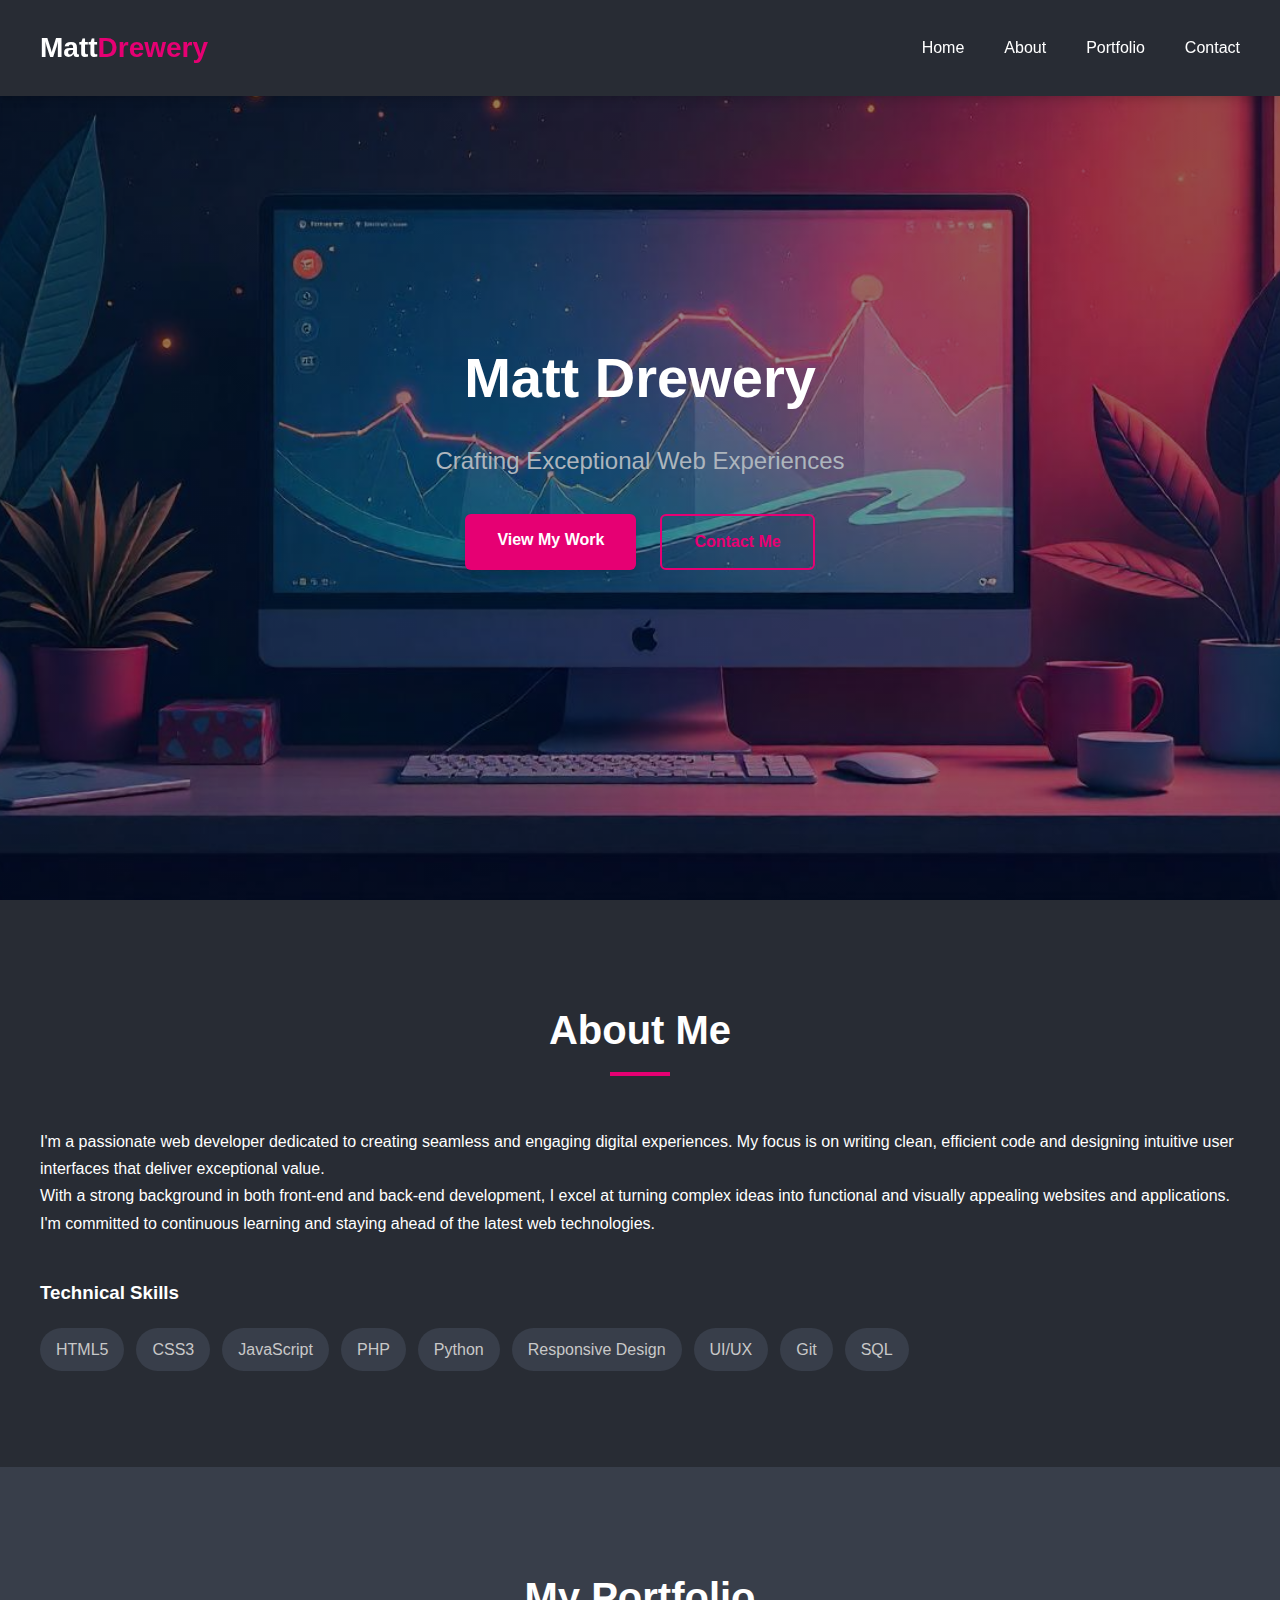
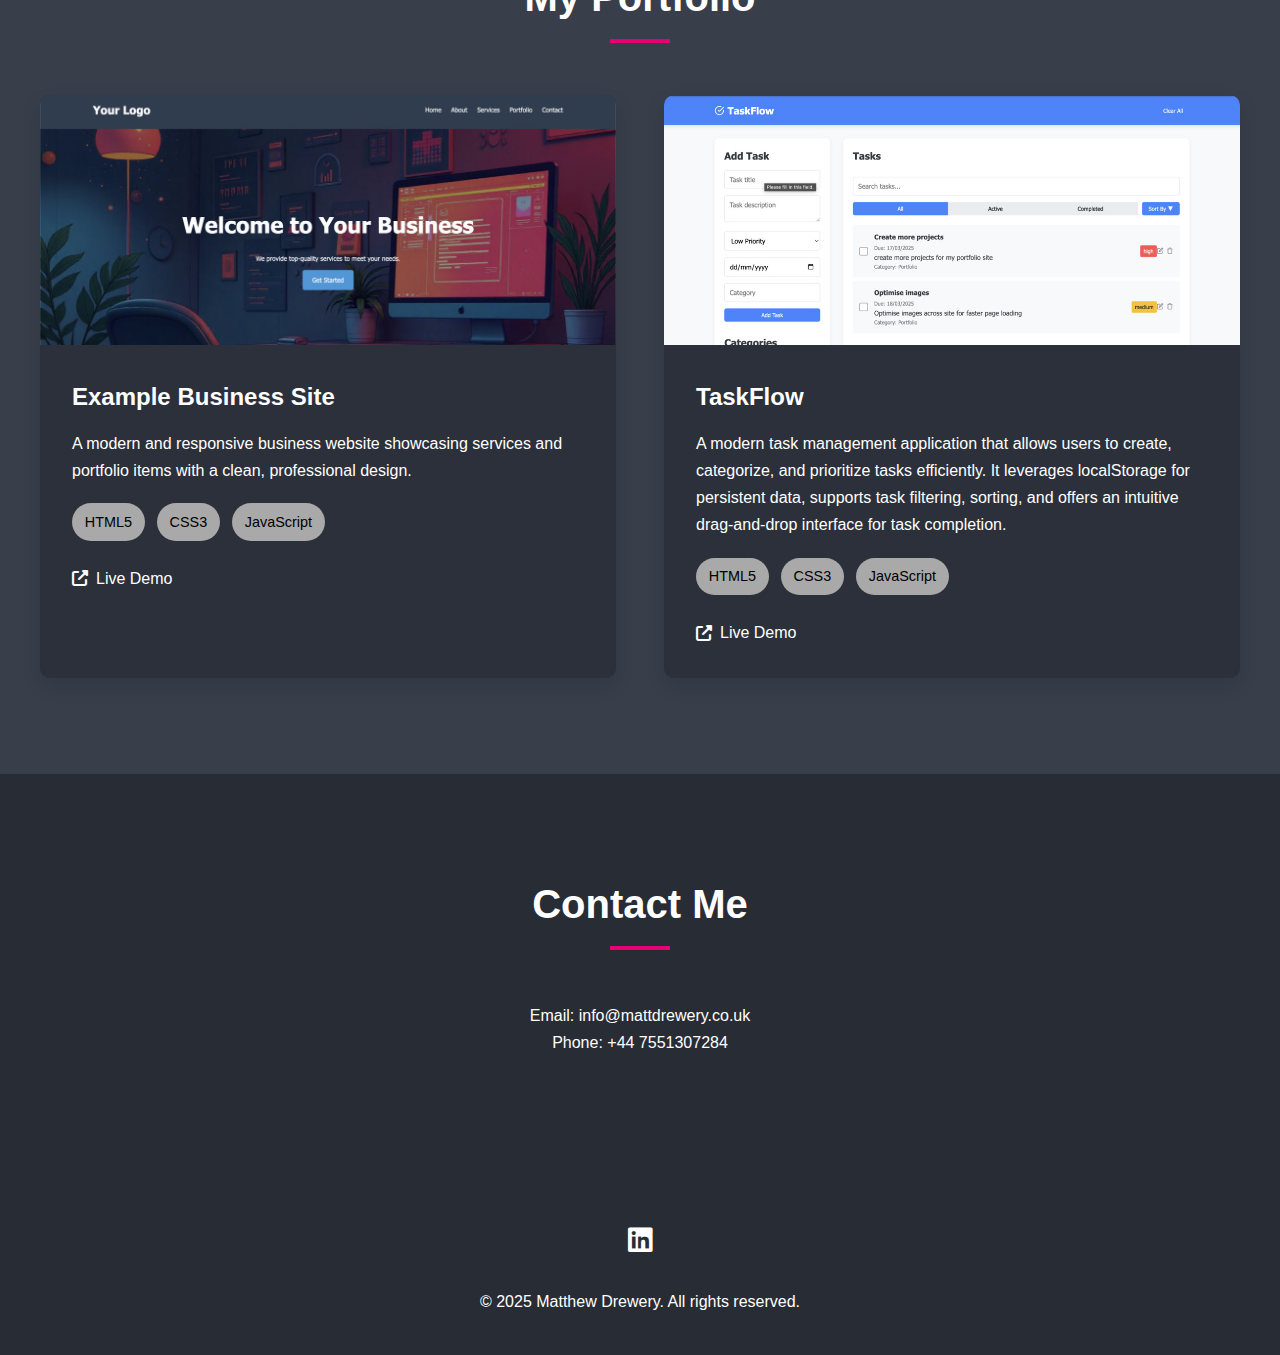
<file: index.html>
<!DOCTYPE html>
<html lang="en">
<head>
    <meta charset="UTF-8">
    <meta name="viewport" content="width=device-width, initial-scale=1.0">
    <!DOCTYPE html>
<html lang="en">
<head>
    <meta charset="UTF-8">
    <meta name="viewport" content="width=device-width, initial-scale=1.0">
    <title>Matt Drewery | Web Developer</title>
    <meta name="description" content="Matt Drewery is a passionate web developer specializing in creating clean, efficient, and user-friendly websites and applications. Explore my portfolio and contact me to discuss your project.">
    <link rel="icon" type="image/x-icon" href="img/favicon.ico">
    <link href="css/fontawesome.min.css" rel="stylesheet" media="none" onload="if(media!='all')media='all'"><noscript><link rel="stylesheet" href="css/fontawesome.min.css"></noscript>
    <link href="css/solid.min.css" rel="stylesheet" media="none" onload="if(media!='all')media='all'"><noscript><link rel="stylesheet" href="css/solid.min.css"></noscript>
    <link href="css/brands.min.css" rel="stylesheet" media="none" onload="if(media!='all')media='all'"><noscript><link rel="stylesheet" href="css/brands.min.css"></noscript>
    <style>
        :root {
    --primary: #e60073; /* Darker, accessible pink */
    --dark: #282c34;
    --light: #ffffff;
    --gray: #c8c8c8;
    --accent: #ffa07a;
    --secondary: #383e4a;
    --text-light: #adb5bd;
}

* {
    margin: 0;
    padding: 0;
    box-sizing: border-box;
    font-family: 'Segoe UI', Tahoma, Geneva, Verdana, sans-serif;
}

html {
    scroll-behavior: smooth;
}

body {
    background-color: var(--dark) !important; /* Force background color */
    color: var(--light) !important; /* Force text color */
    line-height: 1.7;
}

header {
    background-color: var(--dark); /* Dark header */
    color: var(--light);
    padding: 1.5rem;
    position: fixed;
    width: 100%;
    top: 0;
    z-index: 1000;
    box-shadow: 0 2px 10px rgba(0, 0, 0, 0.2);
}

nav {
    display: flex;
    justify-content: space-between;
    align-items: center;
    max-width: 1200px;
    margin: 0 auto;
}

.logo {
    font-size: 1.75rem;
    font-weight: 600;
}

.logo span {
    color: var(--primary); /* Pink logo accent */
}

.nav-links {
    display: flex;
    gap: 2.5rem;
}

.nav-links a {
    color: var(--light);
    text-decoration: none;
    font-weight: 500;
    transition: color 0.3s;
}

.nav-links a:hover {
    color: var(--primary); /* Pink hover effect */
}

.hero {
    background-image: linear-gradient(rgba(0, 0, 0, 0.4), rgba(0, 0, 0, 0.4)), url('img/hero_background.png');
    background-size: cover;
    background-position: center;
    text-align: center;
    padding: 150px 20px;
    animation: fadeIn 1s ease-out;
    height: 100vh;
    display: flex;
    align-items: center;
    justify-content: center;
    text-align: center;
    background-color: var(--dark); /* Dark hero background */
    color: var(--light);
    padding: 0 1rem;
    position: relative;
}

.hero-content {
    max-width: 800px;
}

.hero h1 {
    font-size: 3.5rem;
    margin-bottom: 1rem;
    font-weight: 700;
}

.hero p {
    font-size: 1.5rem;
    margin-bottom: 2rem;
    color: var(--text-light);
}

.hero-buttons {
    display: flex;
    gap: 1.5rem;
    justify-content: center;
}

.btn {
    display: inline-block;
    padding: 0.8rem 2rem;
    border-radius: 6px;
    text-decoration: none;
    font-weight: 600;
    transition: all 0.3s;
}

.btn-primary {
    background-color: var(--primary); /* Darker pink */
    color: white;
    box-shadow: 0 4px 8px rgba(0, 0, 0, 0.15);
}

.btn-primary:hover {
    background-color: #b30059; /* Even darker pink on hover */
}

.btn-outline {
    border: 2px solid var(--primary); /* Pink outline */
    color: var(--primary);
}

.btn-outline:hover {
    background-color: var(--secondary); /* Lighter blue hover */
}

section {
    padding: 6rem 1rem;
}

.section-title {
    text-align: center;
    margin-bottom: 4rem;
}

.section-title h2 {
    font-size: 2.5rem;
    display: inline-block;
    position: relative;
    font-weight: 600;
}

.section-title h2::after {
    content: '';
    display: block;
    width: 60px;
    height: 4px;
    background-color: var(--primary); /* Pink underline */
    position: absolute;
    bottom: -12px;
    left: 50%;
    transform: translateX(-50%);
}

.container {
    max-width: 1200px;
    margin: 0 auto;
}

.about-content {
    display: flex;
    gap: 3rem;
    align-items: center;
}

.about-text {
    flex: 1;
}

.skills {
    margin-top: 2.5rem;
}

.skill-tags {
    display: flex;
    flex-wrap: wrap;
    gap: 0.75rem;
    margin-top: 1.2rem;
}

.skill-tag {
    background-color: var(--secondary); /* Lighter blue tags */
    color: var(--gray); /* Light gray text */
    padding: 0.5rem 1rem;
    border-radius: 25px;
    font-size: 1rem;
    font-weight: 500;
    transition: background-color 0.3s;
}

.skill-tag:hover {
    background-color: #4a5363; /* Slightly darker blue hover */
}

.portfolio-grid {
    display: grid;
    grid-template-columns: repeat(auto-fit, minmax(350px, 1fr));
    gap: 3rem;
}

section#portfolio {
    background-color: var(--secondary); /* Changed from inline style */
}

.portfolio-item {
    border-radius: 10px;
    overflow: hidden;
    box-shadow: 0 8px 20px rgba(0, 0, 0, 0.1);
    transition: transform 0.3s, box-shadow 0.3s;
    background-color: #2b303a; /* Darker background for better contrast */
}

.portfolio-item:hover {
    transform: translateY(-8px);
    box-shadow: 0 12px 25px rgba(0, 0, 0, 0.15);
}

.portfolio-img {
    width: 100%;
    height: 250px;
    overflow: hidden;
}

.portfolio-img img {
    width: 100%;
    height: 100%;
    object-fit: cover;
}

.portfolio-content {
    padding: 2rem;
}

.portfolio-content p{
     color: var(--light);
}

.portfolio-title {
    margin-bottom: 0.75rem;
    font-size: 1.5rem;
    font-weight: 600;
}

.portfolio-tags {
    display: flex;
    flex-wrap: wrap;
    gap: 0.75rem;
    margin: 1.2rem 0;
}

.portfolio-tag {
    background-color: #a9a9a9; /* Lighter gray background */
    color: #000; /* Black text */
    padding: 0.4rem 0.8rem;
    border-radius: 20px;
    font-size: 0.9rem;
}

.portfolio-links {
    display: flex;
    gap: 1.2rem;
    margin-top: 1.5rem;
}

.portfolio-links a {
    color: var(--light); /* Use white for links inside portfolio items */
    text-decoration: none;
    display: flex;
    align-items: center;
    gap: 0.5rem;
    font-size: 1rem;
    transition: color 0.3s;
}

.portfolio-content p{
     color: var(--light);
}

.portfolio-links a:hover {
    color: #e04090; /* Darker pink hover */
}

.contact-info {
    text-align: center;
}

.contact-info a {
    color: var(--light); /* Use white for the email link */
    text-decoration: none;
    transition: color 0.3s;
}

.contact-info a:hover {
    color: #e04090; /* Darker pink hover */
}

footer {
    background-color: var(--dark); /* Dark footer */
    color: var(--light);
    text-align: center;
    padding: 2.5rem 1rem;
}

.footer-links {
    display: flex;
    justify-content: center;
    gap: 1rem;
    margin: 1.5rem 0;
}

.footer-links a {
    color: var(--light);
    font-size: 1.75rem;
    transition: color 0.3s;
}

.footer-links a:hover {
    color: var(--primary); /* Pink social icons hover */
}

.back-to-top {
    position: fixed;
    bottom: 30px;
    right: 30px;
    background-color: var(--primary); /* Pink back to top button */
    color: white;
    width: 50px;
    height: 50px;
    border-radius: 50%;
    display: flex;
    align-items: center;
    justify-content: center;
    text-decoration: none;
    opacity: 0;
    transition: opacity 0.3s;
    box-shadow: 0 4px 10px rgba(0, 0, 0, 0.2);
}

.back-to-top.visible {
    opacity: 1;
}

@media (max-width: 768px) {
    .about-content {
        flex-direction: column;
    }

    .hero h1 {
        font-size: 3rem;
    }

    .hero p {
        font-size: 1.25rem;
    }

    .hero-buttons {
        flex-direction: column;
    }

    .nav-links {
        display: none;
    }

    .portfolio-grid {
        grid-template-columns: 1fr;
    }

    .portfolio-img {
        height: 200px;
    }
}
    </style>
</head>
<body>
    <header>
        <nav>
            <div class="logo">Matt<span>Drewery</span></div>
            <div class="nav-links">
                <a href="#home" aria-label="Link to Home section">Home</a>
                <a href="#about" aria-label="Link to About section">About</a>
                <a href="#portfolio" aria-label="Link to Portfolio section">Portfolio</a>
                <a href="#contact" aria-label="Link to Contact section">Contact</a>
            </div>
        </nav>
    </header>

    <section id="home" class="hero">
        <div class="hero-content">
            <h1>Matt Drewery</h1>
            <p>Crafting Exceptional Web Experiences</p>
            <div class="hero-buttons">
                <a href="#portfolio" class="btn btn-primary" aria-label="Link to Portfolio section">View My Work</a>
                <a href="#contact" class="btn btn-outline" aria-label="Link to Contact section">Contact Me</a>
            </div>
        </div>
    </section>

    <section id="about">
        <div class="container">
            <div class="section-title">
                <h2>About Me</h2>
            </div>
            <div class="about-content">
                <div class="about-text">
                    <p>I'm a passionate web developer dedicated to creating seamless and engaging digital experiences. My focus is on writing clean, efficient code and designing intuitive user interfaces that deliver exceptional value.</p>
                    <p>With a strong background in both front-end and back-end development, I excel at turning complex ideas into functional and visually appealing websites and applications. I'm committed to continuous learning and staying ahead of the latest web technologies.</p>
                    <div class="skills">
                        <h3>Technical Skills</h3>
                        <div class="skill-tags">
                            <span class="skill-tag">HTML5</span>
                            <span class="skill-tag">CSS3</span>
                            <span class="skill-tag">JavaScript</span>
                            <span class="skill-tag">PHP</span>
                            <span class="skill-tag">Python</span>
                            <span class="skill-tag">Responsive Design</span>
                            <span class="skill-tag">UI/UX</span>
                            <span class="skill-tag">Git</span>
                            <span class="skill-tag">SQL</span>
                        </div>
                    </div>
                </div>
            </div>
        </div>
    </section>

    <section id="portfolio">
        <div class="container">
            <div class="section-title">
                <h2>My Portfolio</h2>
            </div>
            <div class="portfolio-grid">
                <div class="portfolio-item">
                    <div class="portfolio-img">
                        <img src="img/businesssite.jpg" alt="Example Business Website" loading="lazy" />
                    </div>
                    <div class="portfolio-content">
                        <h3 class="portfolio-title">Example Business Site</h3>
                        <p>A modern and responsive business website showcasing services and portfolio items with a clean, professional design.</p>
                        <div class="portfolio-tags">
                            <span class="portfolio-tag">HTML5</span>
                            <span class="portfolio-tag">CSS3</span>
                            <span class="portfolio-tag">JavaScript</span>
                        </div>
                        <div class="portfolio-links">
                            <a href="business-site/index.html" aria-label="Link to live demo of business site"><i class="fas fa-external-link-alt"></i> Live Demo</a>
                        </div>
                    </div>
                </div>

                <div class="portfolio-item">
                    <div class="portfolio-img">
                        <img src="img/taskmanager.jpg" alt="TaskFlow Task Manager" loading="lazy" />
                    </div>
                    <div class="portfolio-content">
                        <h3 class="portfolio-title">TaskFlow</h3>
                        <p>A modern task management application that allows users to create, categorize, and prioritize tasks efficiently. It leverages localStorage for persistent data, supports task filtering, sorting, and offers an intuitive drag-and-drop interface for task completion.</p>
                        <div class="portfolio-tags">
                            <span class="portfolio-tag">HTML5</span>
                            <span class="portfolio-tag">CSS3</span>
                            <span class="portfolio-tag">JavaScript</span>
                        </div>
                        <div class="portfolio-links">
                            <a href="task-manager/index.html" aria-label="Link to live demo of Taskflow application"><i class="fas fa-external-link-alt"></i> Live Demo</a>
                        </div>
                    </div>
                </div>
            </div>
        </div>
    </section>

    <section id="contact">
        <div class="container">
            <div class="section-title">
                <h2>Contact Me</h2>
            </div>
            <div class="contact-info">
                <p>Email: <a href="mailto:info@mattdrewery.co.uk" aria-label="Send email to info@mattdrewery.co.uk">info@mattdrewery.co.uk</a></p>
                <p>Phone: +44 7551307284</p>
            </div>
        </div>
    </section>

    <footer>
        <div class="container">
            <div class="footer-links">
                <a href="https://www.linkedin.com/in/matt-drewery-3780a7bb/" aria-label="Link to LinkedIn profile for Matt Drewery"><i class="fab fa-linkedin"></i></a>
            </div>
            <p>&copy; 2025 Matthew Drewery. All rights reserved.</p>
        </div>
    </footer>
</body>
</html>
</file>
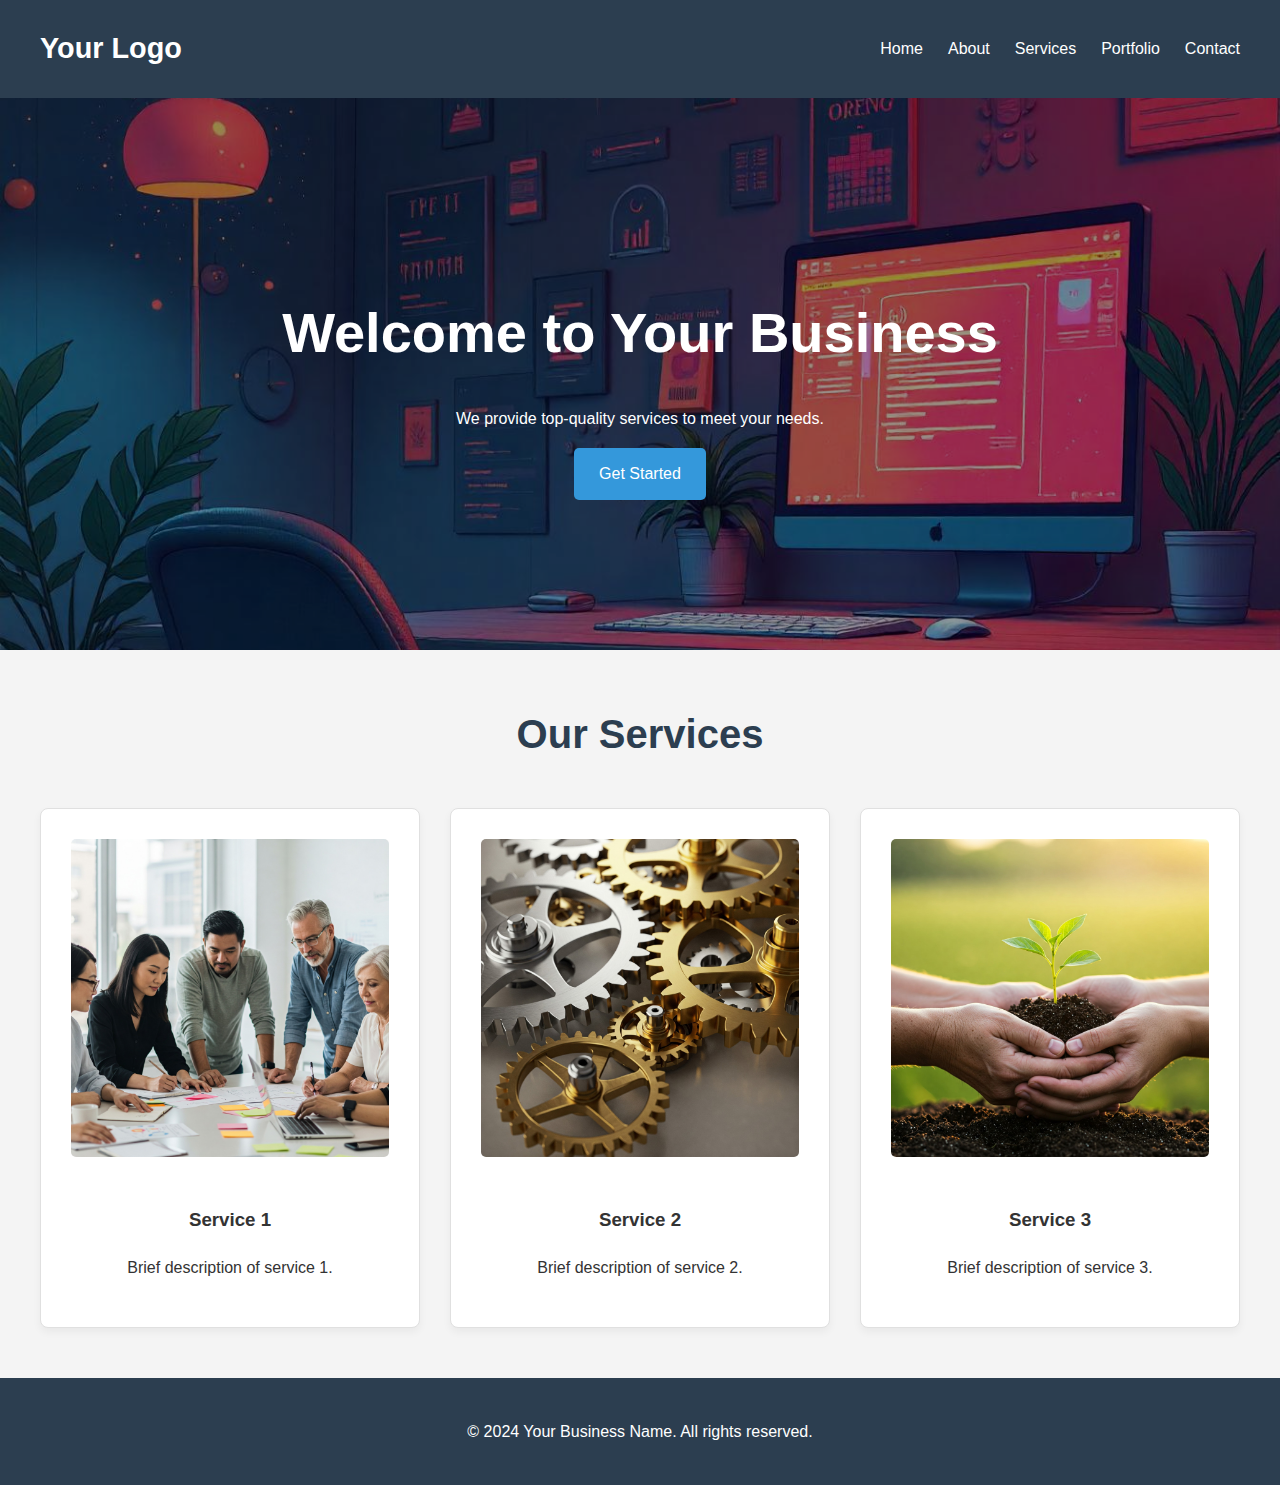
<file: business-site/index.html>
<!DOCTYPE html>
<html lang="en">
<head>
    <meta charset="UTF-8">
    <meta name="viewport" content="width=device-width, initial-scale=1.0">
    <title>Your Business Name - Home</title>
    <link rel="stylesheet" href="style.css">
</head>
<body>
    <header>
        <nav>
            <div class="logo">Your Logo</div>
            <div class="hamburger">
                <div class="line"></div>
                <div class="line"></div>
                <div class="line"></div>
            </div>
            <ul class="nav-links">
                <li><a href="index.html">Home</a></li>
                <li><a href="about.html">About</a></li>
                <li><a href="services.html">Services</a></li>
                <li><a href="portfolio.html">Portfolio</a></li>
                <li><a href="contact.html">Contact</a></li>
            </ul>
        </nav>
    </header>
    <section class="hero">
        <div class="hero-content">
            <h1>Welcome to Your Business</h1>
            <p>We provide top-quality services to meet your needs.</p>
            <a href="contact.html" class="btn">Get Started</a>
        </div>
    </section>
    <section class="services-preview">
        <h2>Our Services</h2>
        <div class="service-cards">
            <div class="card">
                <img src="img/service_1.jpeg" alt="Service 1">
                <h3>Service 1</h3>
                <p>Brief description of service 1.</p>
            </div>
            <div class="card">
                <img src="img/service_2.jpeg" alt="Service 2">
                <h3>Service 2</h3>
                <p>Brief description of service 2.</p>
            </div>
            <div class="card">
                <img src="img/service_3.jpeg" alt="Service 3">
                <h3>Service 3</h3>
                <p>Brief description of service 3.</p>
            </div>
        </div>
    </section>
    <footer>
        <p>&copy; 2024 Your Business Name. All rights reserved.</p>
    </footer>
    <script>
        const hamburger = document.querySelector('.hamburger');
        const navLinks = document.querySelector('.nav-links');

        hamburger.addEventListener('click', () => {
            navLinks.classList.toggle('nav-active');
            hamburger.classList.toggle('toggle');
        });
    </script>
</body>

</html>
</file>
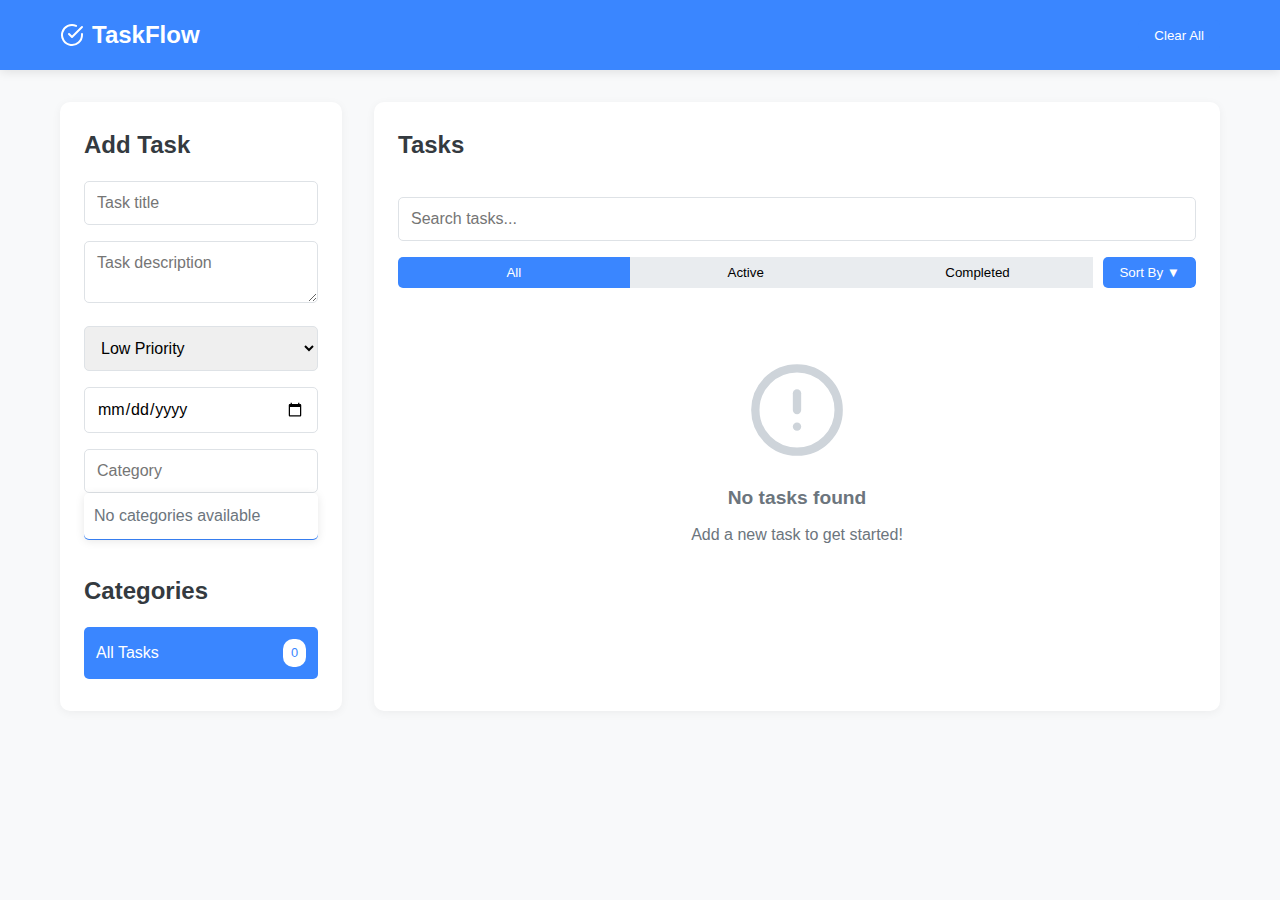
<file: task-manager/index.html>
<!DOCTYPE html>
<html lang="en">
<head>
    <meta charset="UTF-8">
    <meta name="viewport" content="width=device-width, initial-scale=1.0">
    <title>TaskFlow - Modern Task Management</title>
    <link rel="stylesheet" href="style.css">
</head>
<body>
    <header>
        <div class="container">
            <div class="logo">
                <svg xmlns="http://www.w3.org/2000/svg" width="24" height="24" viewBox="0 0 24 24" fill="none" stroke="currentColor" stroke-width="2" stroke-linecap="round" stroke-linejoin="round">
                    <path d="M22 11.08V12a10 10 0 1 1-5.93-9.14"></path>
                    <polyline points="22 4 12 14.01 9 11.01"></polyline>
                </svg>
                TaskFlow
            </div>
            <div class="user-info">
                <button class="btn" id="clearAllBtn">Clear All</button>
            </div>
        </div>
    </header>
    <main>
        <div class="container">
            <div class="app-container">
                <div class="sidebar">
                    <div class="task-form">
                        <h2>Add Task</h2>
                        <form id="taskForm">
                            <div class="form-group">
                                <input type="text" id="taskTitle" class="form-control" placeholder="Task title" required>
                            </div>
                            <div class="form-group">
                                <textarea id="taskDescription" class="form-control" placeholder="Task description"></textarea>
                            </div>
                            <div class="form-group">
                                <select id="taskPriority" class="form-control">
                                    <option value="low">Low Priority</option>
                                    <option value="medium">Medium Priority</option>
                                    <option value="high">High Priority</option>
                                </select>
                            </div>
                            <div class="form-group">
                                <input type="date" id="taskDueDate" class="form-control">
                            </div>
                            <div class="form-group">
                                <input type="text" id="taskCategory" class="form-control" placeholder="Category">
                            </div>
                            <button type="submit" class="btn btn-block">Add Task</button>
                        </form>
                    </div>
                    <div class="task-categories">
                        <h2>Categories</h2>
                        <div class="category-item active" data-category="all">
                            <span>All Tasks</span>
                            <span class="category-count" id="allCount">0</span>
                        </div>
                        <div id="categoryList"></div>
                    </div>
                </div>
                <div class="task-list">
                    <h2>Tasks</h2>
                    <div class="task-filters">
                        <button class="filter-btn active" data-filter="all">All</button>
                        <button class="filter-btn" data-filter="active">Active</button>
                        <button class="filter-btn" data-filter="completed">Completed</button>
                        <div class="sort-dropdown">
                            <button class="btn" id="sortButton">Sort By ▼</button>
                            <div class="sort-dropdown-content">
                                <a href="#" class="sort-option" data-sort="dueDate">Due Date</a>
                                <a href="#" class="sort-option" data-sort="priority">Priority</a>
                                <a href="#" class="sort-option" data-sort="alphabetical">Alphabetical</a>
                            </div>
                        </div>
                    </div>
                    <div class="drop-area" id="dropArea">
                        Drop here to mark as completed
                    </div>
                    <div id="taskItems"></div>
                </div>
            </div>
        </div>
    </main>
    
    <div class="modal" id="editModal">
        <div class="modal-content">
            <div class="modal-header">
                <h3 class="modal-title">Edit Task</h3>
                <button class="modal-close" id="closeEditModal">&times;</button>
            </div>
            <form id="editTaskForm">
                <input type="hidden" id="editTaskId">
                <div class="form-group">
                    <input type="text" id="editTaskTitle" class="form-control" placeholder="Task title" required>
                </div>
                <div class="form-group">
                    <textarea id="editTaskDescription" class="form-control" placeholder="Task description"></textarea>
                </div>
                <div class="form-group">
                    <select id="editTaskPriority" class="form-control">
                        <option value="low">Low Priority</option>
                        <option value="medium">Medium Priority</option>
                        <option value="high">High Priority</option>
                    </select>
                </div>
                <div class="form-group">
                    <input type="date" id="editTaskDueDate" class="form-control">
                </div>
                <div class="form-group">
                    <input type="text" id="editTaskCategory" class="form-control" placeholder="Category">
                </div>
                <div class="modal-footer">
                    <button type="button" class="btn btn-danger" id="cancelEditBtn">Cancel</button>
                    <button type="submit" class="btn btn-success">Save Changes</button>
                </div>
            </form>
        </div>
    </div>
    <script src="script.js"></script>
    
<div class="modal" id="clearConfirmModal">
    <div class="modal-content">
      <div class="modal-header">
        <h3 class="modal-title">Confirm Clear All</h3>
        <button class="modal-close" id="closeClearModal">&times;</button>
      </div>
      <div style="padding: 20px;">
        <p>Are you sure you want to delete all tasks? This action cannot be undone.</p>
      </div>
      <div class="modal-footer">
        <button class="btn" id="cancelClearBtn">Cancel</button>
        <button class="btn btn-danger" id="confirmClearBtn">Clear All</button>
      </div>
    </div>
  </div>
</body>
</html>
</file>
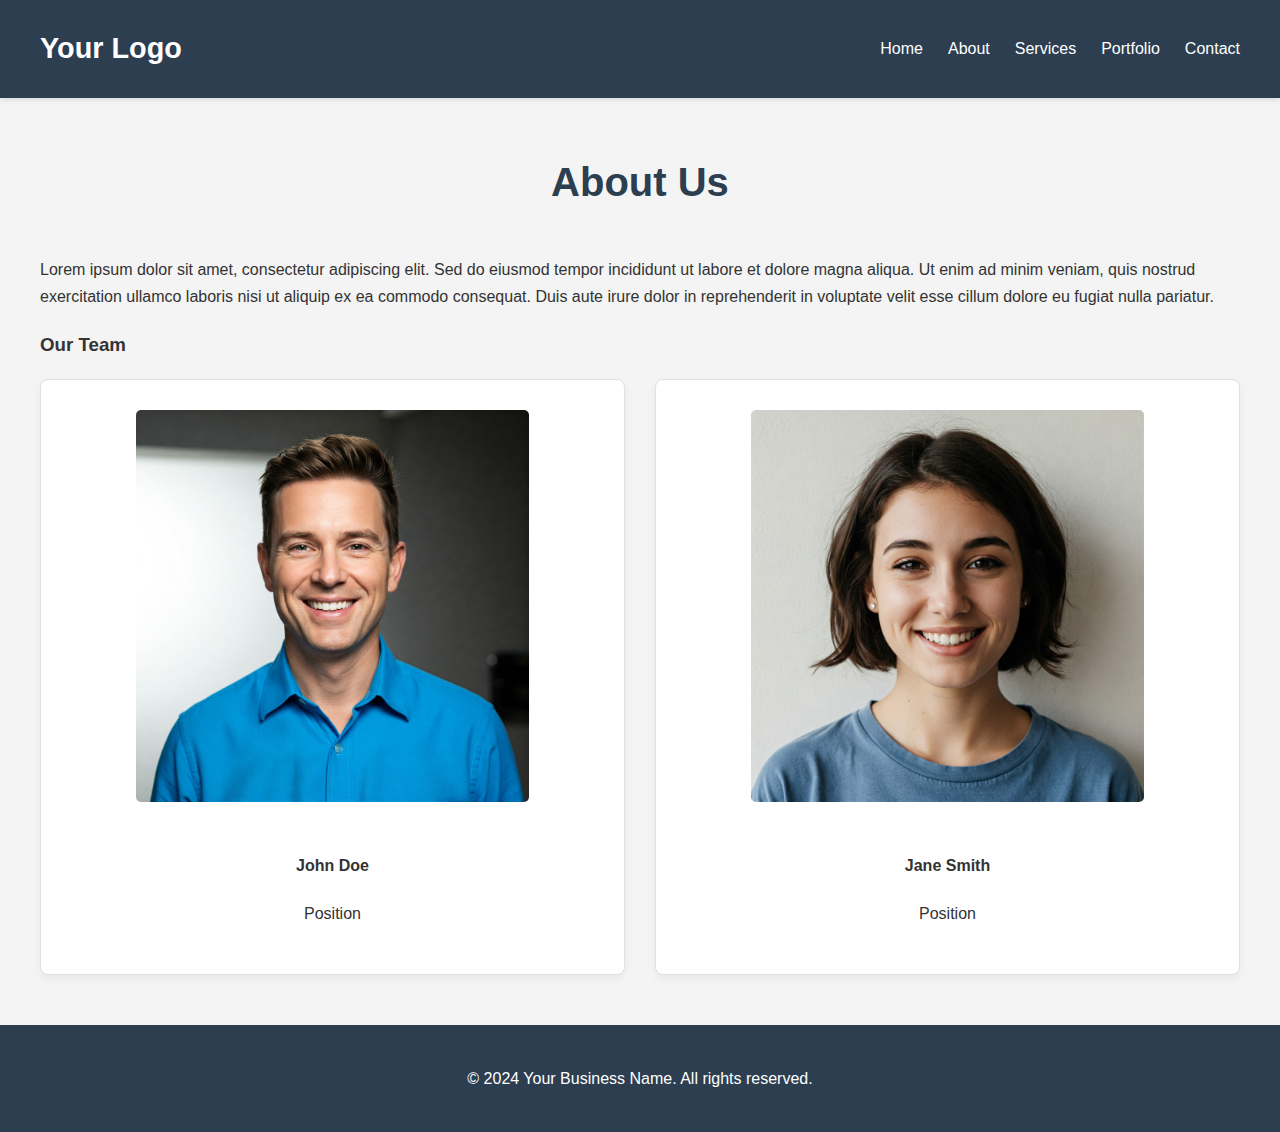
<file: business-site/about.html>
<!DOCTYPE html>
<html lang="en">
<head>
    <meta charset="UTF-8">
    <meta name="viewport" content="width=device-width, initial-scale=1.0">
    <title>Your Business Name - About</title>
    <link rel="stylesheet" href="style.css">
</head>
<body>
    <header>
        <nav>
            <div class="logo">Your Logo</div>
            <div class="hamburger">
                <div class="line"></div>
                <div class="line"></div>
                <div class="line"></div>
            </div>
            <ul class="nav-links">
                <li><a href="index.html">Home</a></li>
                <li><a href="about.html">About</a></li>
                <li><a href="services.html">Services</a></li>
                <li><a href="portfolio.html">Portfolio</a></li>
                <li><a href="contact.html">Contact</a></li>
            </ul>
        </nav>
    </header>
    <section class="about-content">
        <h2>About Us</h2>
        <p>Lorem ipsum dolor sit amet, consectetur adipiscing elit. Sed do eiusmod tempor incididunt ut labore et dolore magna aliqua. Ut enim ad minim veniam, quis nostrud exercitation ullamco laboris nisi ut aliquip ex ea commodo consequat. Duis aute irure dolor in reprehenderit in voluptate velit esse cillum dolore eu fugiat nulla pariatur.</p>
        <div class="team">
            <h3>Our Team</h3>
            <div class="team-members">
                <div class="member">
                    <img src="img/team_member1.jpeg" alt="Team Member 1" class="team_member">
                    <h4>John Doe</h4>
                    <p>Position</p>
                </div>
                <div class="member">
                    <img src="img/team_member2.jpeg" alt="Team Member 2" class="team_member">
                    <h4>Jane Smith</h4>
                    <p>Position</p>
                </div>
            </div>
        </div>
    </section>
    <footer>
        <p>&copy; 2024 Your Business Name. All rights reserved.</p>
    </footer>
    <script>
        const hamburger = document.querySelector('.hamburger');
        const navLinks = document.querySelector('.nav-links');

        hamburger.addEventListener('click', () => {
            navLinks.classList.toggle('nav-active');
            hamburger.classList.toggle('toggle');
        });
    </script>
</body>

</html>
</file>
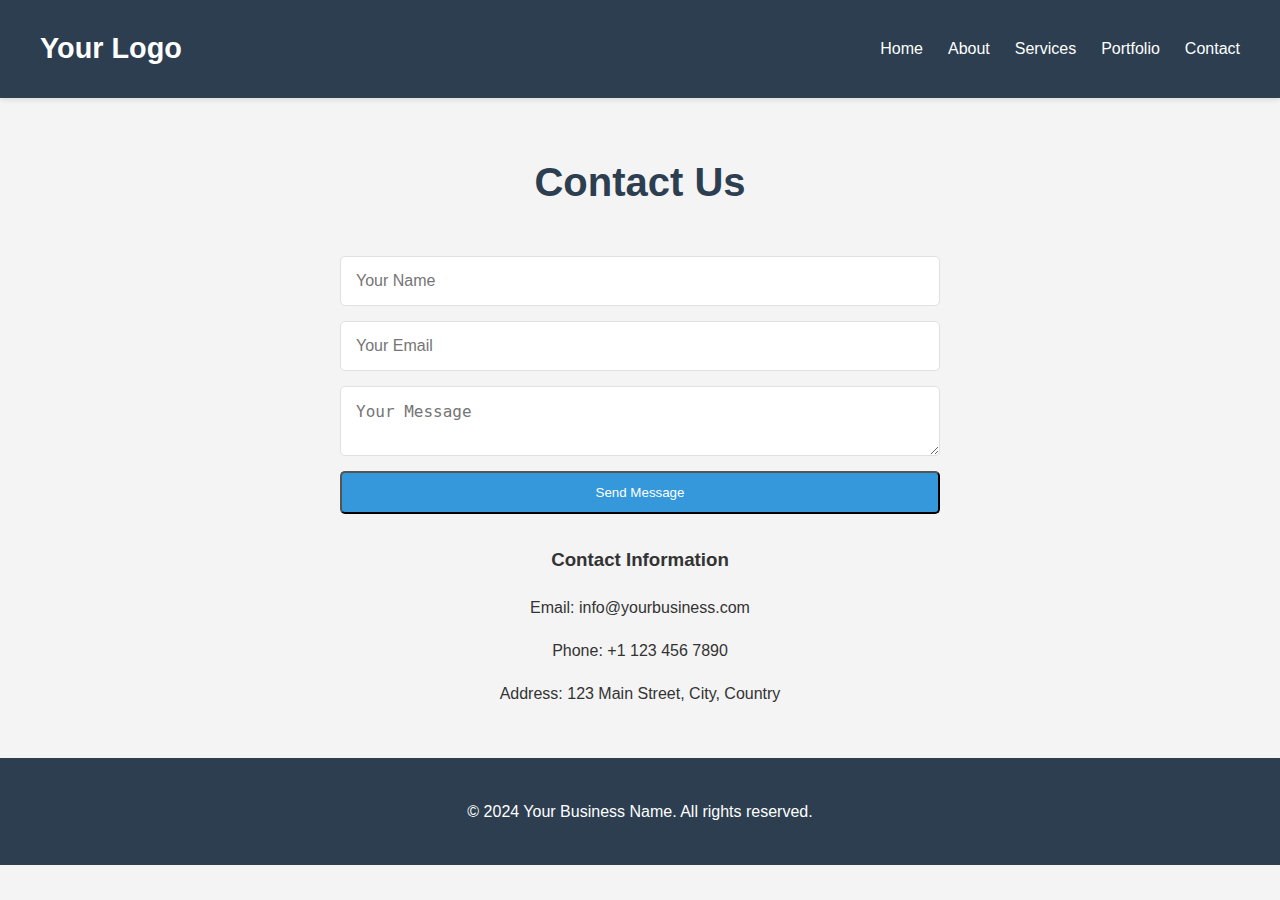
<file: business-site/contact.html>
<!DOCTYPE html>
<html lang="en">
<head>
    <meta charset="UTF-8">
    <meta name="viewport" content="width=device-width, initial-scale=1.0">
    <title>Your Business Name - Contact</title>
    <link rel="stylesheet" href="style.css">
</head>
<body>
    <header>
        <nav>
            <div class="logo">Your Logo</div>
            <div class="hamburger">
                <div class="line"></div>
                <div class="line"></div>
                <div class="line"></div>
            </div>
            <ul class="nav-links">
                <li><a href="index.html">Home</a></li>
                <li><a href="about.html">About</a></li>
                <li><a href="services.html">Services</a></li>
                <li><a href="portfolio.html">Portfolio</a></li>
                <li><a href="contact.html">Contact</a></li>
            </ul>
        </nav>
    </header>
    <section class="contact-form">
        <h2>Contact Us</h2>
        <form action="#" method="post">
            <input type="text" name="name" placeholder="Your Name" required>
            <input type="email" name="email" placeholder="Your Email" required>
            <textarea name="message" placeholder="Your Message" required></textarea>
            <button type="submit" class="btn">Send Message</button>
        </form>
        <div class="contact-info">
            <h3>Contact Information</h3>
            <p>Email: info@yourbusiness.com</p>
            <p>Phone: +1 123 456 7890</p>
            <p>Address: 123 Main Street, City, Country</p>
        </div>
    </section>
    <footer>
        <p>&copy; 2024 Your Business Name. All rights reserved.</p>
    </footer>
    <script>
        const hamburger = document.querySelector('.hamburger');
        const navLinks = document.querySelector('.nav-links');

        hamburger.addEventListener('click', () => {
            navLinks.classList.toggle('nav-active');
            hamburger.classList.toggle('toggle');
        });
    </script>
</body>
</html>
</file>
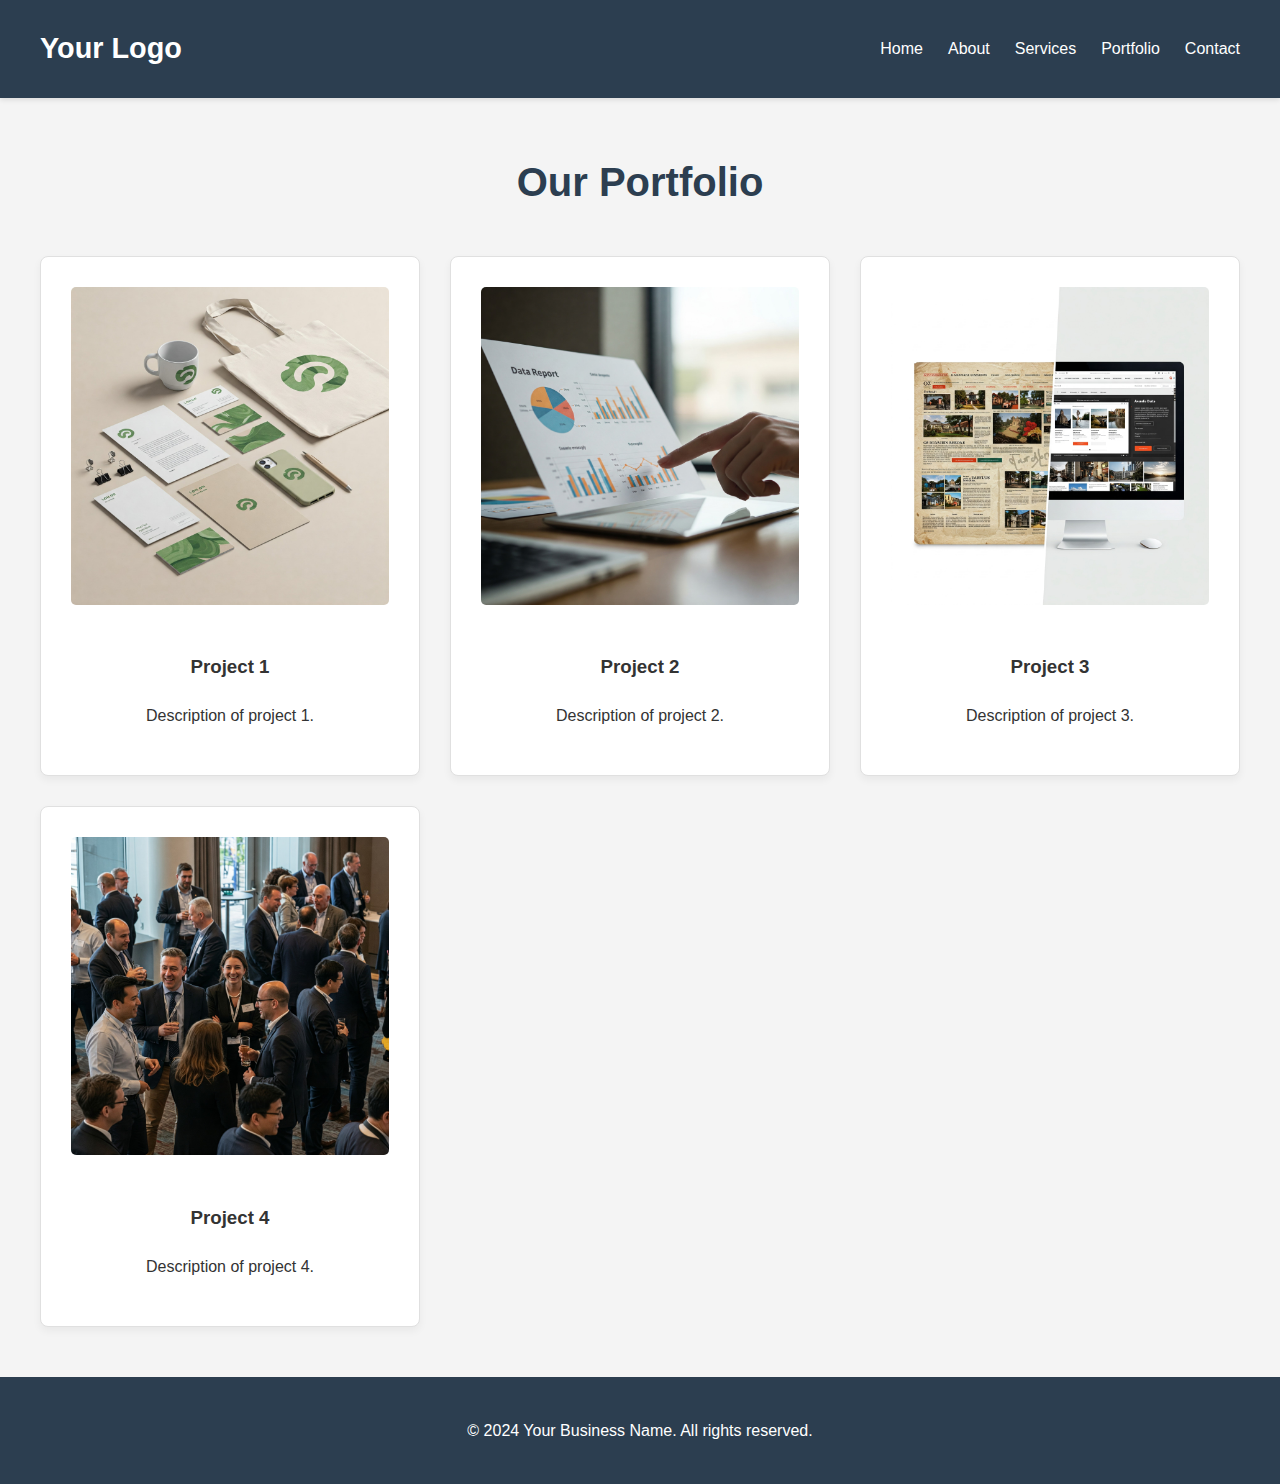
<file: business-site/portfolio.html>
<!DOCTYPE html>
<html lang="en">
<head>
    <meta charset="UTF-8">
    <meta name="viewport" content="width=device-width, initial-scale=1.0">
    <title>Your Business Name - Portfolio</title>
    <link rel="stylesheet" href="style.css">
</head>
<body>
    <header>
        <nav>
            <div class="logo">Your Logo</div>
            <div class="hamburger">
                <div class="line"></div>
                <div class="line"></div>
                <div class="line"></div>
            </div>
            <ul class="nav-links">
                <li><a href="index.html">Home</a></li>
                <li><a href="about.html">About</a></li>
                <li><a href="services.html">Services</a></li>
                <li><a href="portfolio.html">Portfolio</a></li>
                <li><a href="contact.html">Contact</a></li>
            </ul>
        </nav>
    </header>
    <section class="portfolio-grid">
        <h2>Our Portfolio</h2>
        <div class="portfolio-items">
            <div class="portfolio-item">
                <img src="img/portfolio_1.jpeg" alt="Portfolio 1">
                <h3>Project 1</h3>
                <p>Description of project 1.</p>
            </div>
            <div class="portfolio-item">
                <img src="img/portfolio_2.jpeg" alt="Portfolio 2">
                <h3>Project 2</h3>
                <p>Description of project 2.</p>
            </div>
            <div class="portfolio-item">
                <img src="img/portfolio_3.jpeg" alt="Portfolio 3">
                <h3>Project 3</h3>
                <p>Description of project 3.</p>
            </div>
            <div class="portfolio-item">
                <img src="img/portfolio_4.jpeg" alt="Portfolio 4">
                <h3>Project 4</h3>
                <p>Description of project 4.</p>
            </div>
        </div>
    </section>
    <footer>
        <p>&copy; 2024 Your Business Name. All rights reserved.</p>
    </footer>
    <script>
        const hamburger = document.querySelector('.hamburger');
        const navLinks = document.querySelector('.nav-links');

        hamburger.addEventListener('click', () => {
            navLinks.classList.toggle('nav-active');
            hamburger.classList.toggle('toggle');
        });
    </script>
</body>
</html>
</file>
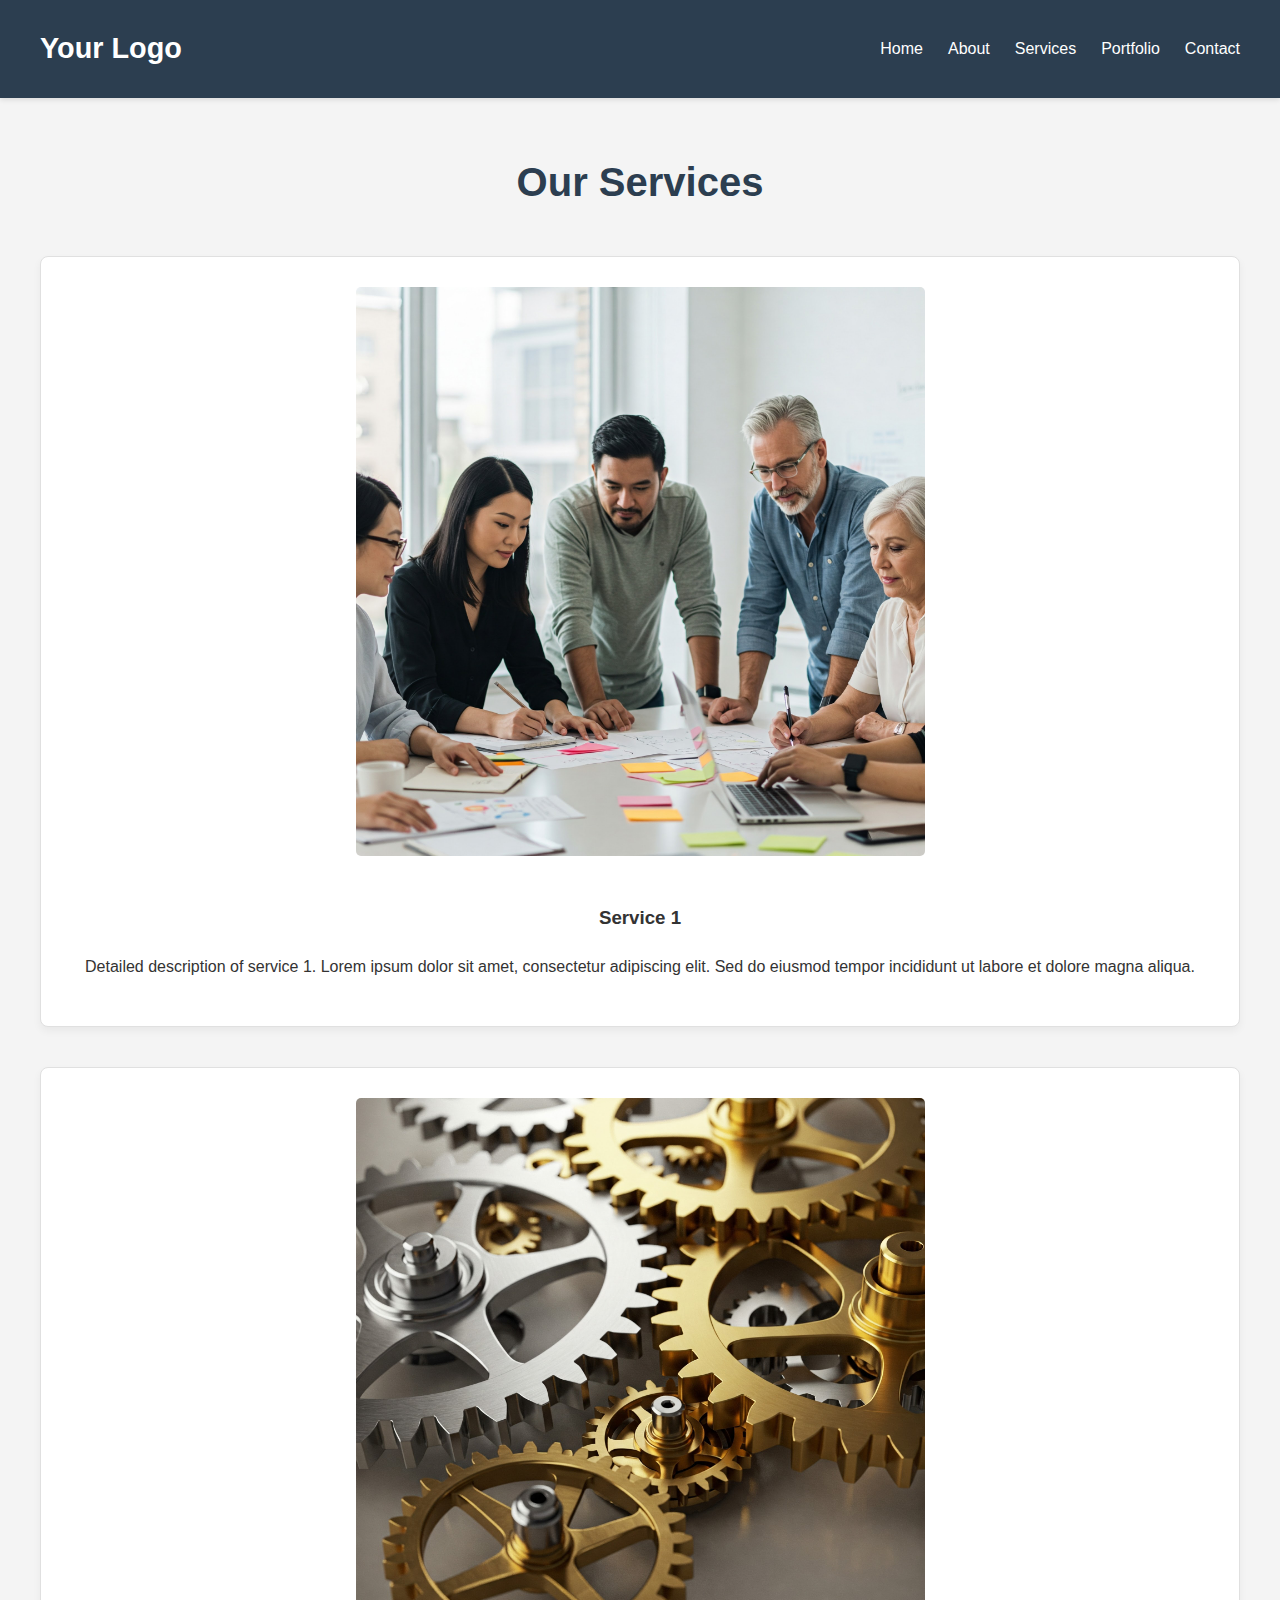
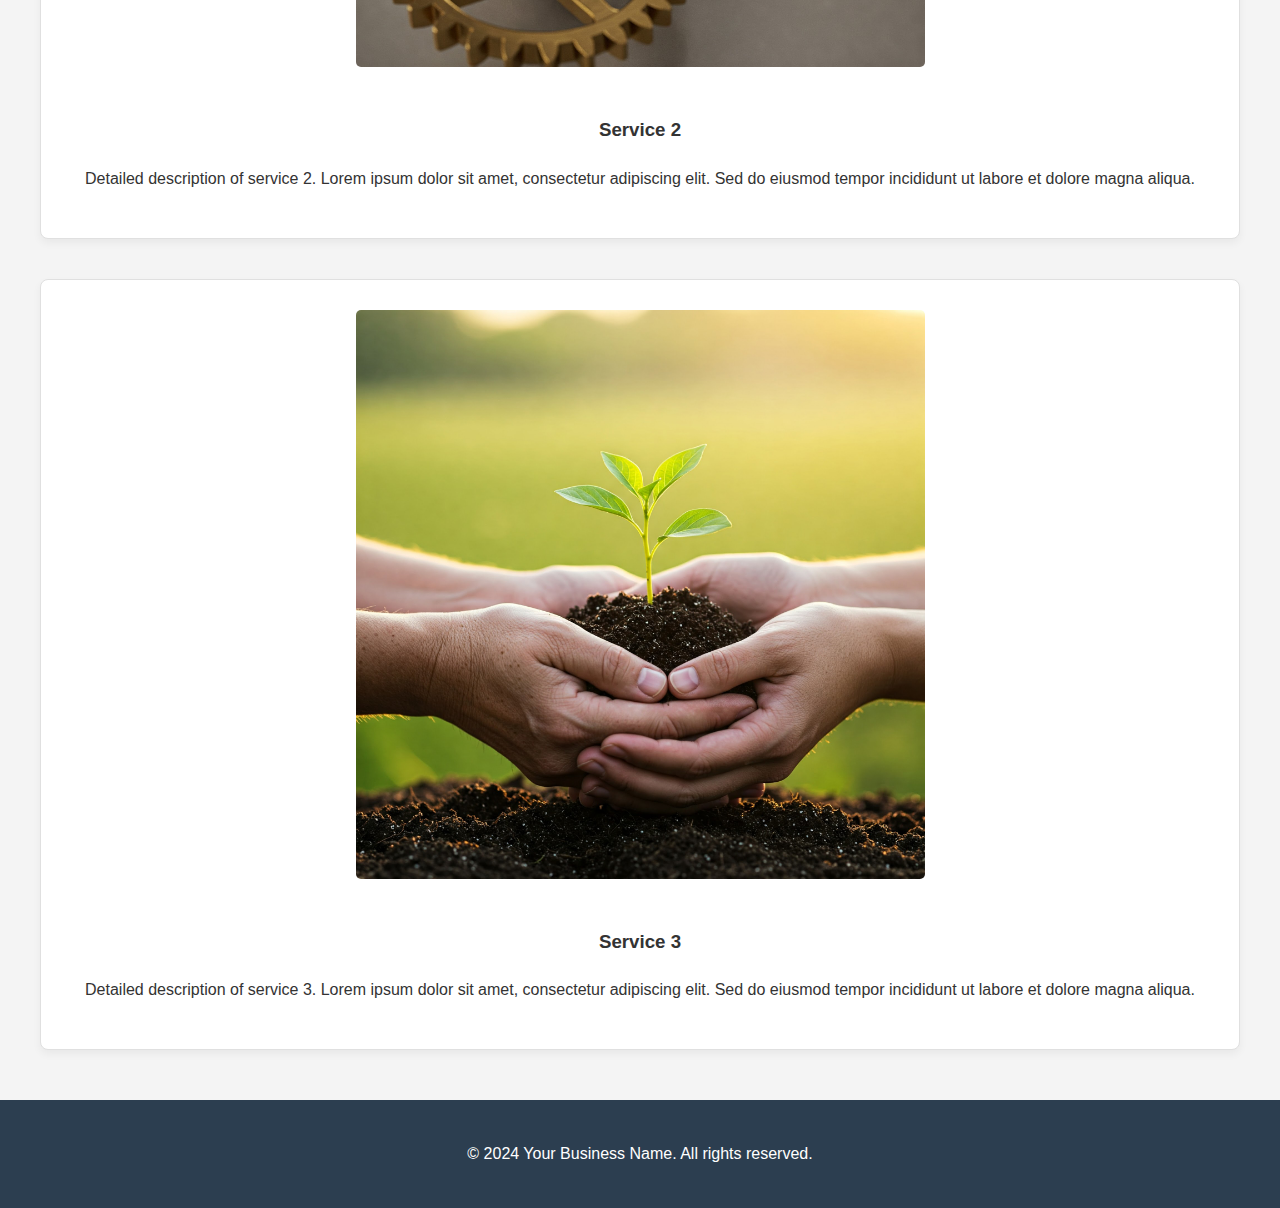
<file: business-site/services.html>
<!DOCTYPE html>
<html lang="en">
<head>
    <meta charset="UTF-8">
    <meta name="viewport" content="width=device-width, initial-scale=1.0">
    <title>Your Business Name - Services</title>
    <link rel="stylesheet" href="style.css">
</head>
<body>
    <header>
        <nav>
            <div class="logo">Your Logo</div>
            <div class="hamburger">
                <div class="line"></div>
                <div class="line"></div>
                <div class="line"></div>
            </div>
            <ul class="nav-links">
                <li><a href="index.html">Home</a></li>
                <li><a href="about.html">About</a></li>
                <li><a href="services.html">Services</a></li>
                <li><a href="portfolio.html">Portfolio</a></li>
                <li><a href="contact.html">Contact</a></li>
            </ul>
        </nav>
    </header>
    <section class="services-detailed">
        <h2>Our Services</h2>
        <div class="service-item">
            <img src="img/service_1.jpeg" alt="Service 1">
            <h3>Service 1</h3>
            <p>Detailed description of service 1. Lorem ipsum dolor sit amet, consectetur adipiscing elit. Sed do eiusmod tempor incididunt ut labore et dolore magna aliqua.</p>
        </div>
        <div class="service-item">
            <img src="img/service_2.jpeg" alt="Service 2">
            <h3>Service 2</h3>
            <p>Detailed description of service 2. Lorem ipsum dolor sit amet, consectetur adipiscing elit. Sed do eiusmod tempor incididunt ut labore et dolore magna aliqua.</p>
        </div>
        <div class="service-item">
            <img src="img/service_3.jpeg" alt="Service 3">
            <h3>Service 3</h3>
            <p>Detailed description of service 3. Lorem ipsum dolor sit amet, consectetur adipiscing elit. Sed do eiusmod tempor incididunt ut labore et dolore magna aliqua.</p>
        </div>
    </section>
    <footer>
        <p>&copy; 2024 Your Business Name. All rights reserved.</p>
    </footer>
    <script>
        const hamburger = document.querySelector('.hamburger');
        const navLinks = document.querySelector('.nav-links');

        hamburger.addEventListener('click', () => {
            navLinks.classList.toggle('nav-active');
            hamburger.classList.toggle('toggle');
        });
    </script>
</body>
</html>
</file>
<file: business-site/style.css>
body {
    font-family: 'Segoe UI', Tahoma, Geneva, Verdana, sans-serif;
    margin: 0;
    padding: 0;
    line-height: 1.7;
    color: #333;
    background-color: #f4f4f4;
}

header {
    background-color: #2c3e50;
    color: white;
    padding: 1.2rem 0;
    box-shadow: 0 2px 5px rgba(0, 0, 0, 0.1);
}

nav {
    display: flex;
    justify-content: space-between;
    align-items: center;
    max-width: 1200px;
    margin: 0 auto;
    padding: 0 20px;
}

nav ul {
    list-style: none;
    display: flex;
}

nav ul li {
    margin-left: 25px;
}

nav ul li a {
    color: white;
    text-decoration: none;
    transition: color 0.3s ease;
}

nav ul li a:hover {
    color: #3498db;
}

.logo {
    font-size: 1.8rem;
    font-weight: 600;
}

.hero {
    background-image: linear-gradient(rgba(0, 0, 0, 0.4), rgba(0, 0, 0, 0.4)), url('img/hero_background.png');
    background-size: cover;
    background-position: center;
    color: white;
    text-align: center;
    padding: 150px 20px;
    animation: fadeIn 1s ease-out;
}

@keyframes fadeIn {
    from { opacity: 0; }
    to { opacity: 1; }
}

.hero-content {
    max-width: 800px;
    margin: 0 auto;
}

.hero h1 {
    font-size: 3.5rem;
    margin-bottom: 25px;
    font-weight: 700;
}

.btn {
    display: inline-block;
    background-color: #3498db;
    color: white;
    padding: 12px 25px;
    text-decoration: none;
    border-radius: 5px;
    transition: background-color 0.3s ease;
}

.btn:hover {
    background-color: #2980b9;
}

.services-preview, .services-detailed, .portfolio-grid, .about-content, .contact-form {
    max-width: 1200px;
    margin: 50px auto;
    padding: 0 20px;
}

.services-preview h2, .services-detailed h2, .portfolio-grid h2, .about-content h2, .contact-form h2 {
    text-align: center;
    margin-bottom: 40px;
    font-size: 2.5rem;
    font-weight: 600;
    color: #2c3e50;
}

.service-cards, .portfolio-items, .team-members {
    display: grid;
    grid-template-columns: repeat(auto-fit, minmax(300px, 1fr));
    gap: 30px;
}

.service-item {
    margin-bottom: 40px;
}

.card, .portfolio-item, .member, .service-item {
    border: 1px solid #e0e0e0;
    padding: 30px;
    text-align: center;
    background-color: white;
    border-radius: 8px;
    box-shadow: 0 4px 8px rgba(0, 0, 0, 0.05);
    transition: transform 0.3s ease, box-shadow 0.3s ease;
}

.card:hover, .portfolio-item:hover, .member:hover, .service-item:hover {
    transform: translateY(-5px);
    box-shadow: 0 6px 12px rgba(0, 0, 0, 0.1);
}

.card img, .portfolio-item img, .member img {
    max-width: 100%;
    height: auto;
    margin-bottom: 20px;
    border-radius: 5px;
}

.service-item img {
    max-width: 50%;
    height: auto;
    margin-bottom: 20px;
    border-radius: 5px;
}

.contact-form form {
    display: flex;
    flex-direction: column;
    max-width: 600px;
    margin: 0 auto 30px;
}

.contact-form input, .contact-form textarea {
    padding: 15px;
    margin-bottom: 15px;
    border: 1px solid #e0e0e0;
    border-radius: 5px;
    font-size: 1rem;
}

.contact-form input:focus, .contact-form textarea:focus {
    outline: none;
    border-color: #3498db;
    box-shadow: 0 0 5px rgba(52, 152, 219, 0.5);
}

.contact-info {
    text-align: center;
}

footer {
    background-color: #2c3e50;
    color: white;
    text-align: center;
    padding: 1.5rem 0;
}

.team_member {
    width: 75%;
    height: 75%;
}

/* Hamburger Menu Styles */
.hamburger {
    display: none;
    flex-direction: column;
    cursor: pointer;
}

.hamburger .line {
    width: 25px;
    height: 3px;
    background-color: white;
    margin: 3px 0;
    transition: 0.4s;
}

/* Responsive Design Adjustments */
@media (max-width: 768px) {
    nav {
        flex-wrap: nowrap; /* Prevent flex-wrap */
    }

    nav ul {
        display: none;
        flex-direction: column;
        width: 100%;
        position: absolute;
        top: 60px;
        left: 0;
        background-color: #2c3e50;
        text-align: center;
        margin: 0; /* Remove default margins */
        padding: 0; /* Remove default padding */
        box-sizing: border-box; /* Ensure padding/border are included in width */
    }

    nav ul li {
        width: 100%;
        margin: 0;
        padding: 15px 0;
        box-sizing: border-box;
        border-bottom: 1px solid rgba(255, 255, 255, 0.1);
    }

    nav ul.nav-active {
        display: flex;
    }

    .hamburger {
        display: flex;
    }

    .contact-form {
        padding: 0 10px;
    }

    .contact-info {
        margin-top: 30px;
    }
}

/* Hamburger Animation */
.hamburger.toggle .line:nth-child(1) {
    transform: rotate(-45deg) translate(-5px, 6px);
}

.hamburger.toggle .line:nth-child(2) {
    opacity: 0;
}

.hamburger.toggle .line:nth-child(3) {
    transform: rotate(45deg) translate(-5px, -6px);
}
</file>
<file: task-manager/style.css>
:root {
    --primary: #3a86ff;
    --primary-dark: #2667cc;
    --secondary: #ff006e;
    --light: #f8f9fa;
    --dark: #212529;
    --success: #38b000;
    --warning: #ffbe0b;
    --danger: #ff5252;
    --gray-100: #f8f9fa;
    --gray-200: #e9ecef;
    --gray-300: #dee2e6;
    --gray-400: #ced4da;
    --gray-500: #adb5bd;
    --gray-600: #6c757d;
    --gray-700: #495057;
    --gray-800: #343a40;
    --gray-900: #212529;
}

* {
    margin: 0;
    padding: 0;
    box-sizing: border-box;
    font-family: 'Segoe UI', Tahoma, Geneva, Verdana, sans-serif;
}

body {
    background-color: var(--gray-100);
    color: var(--gray-800);
    line-height: 1.6;
}

.container {
    max-width: 1200px;
    margin: 0 auto;
    padding: 0 20px;
}

header {
    background-color: var(--primary);
    color: white;
    padding: 1rem 0;
    box-shadow: 0 2px 10px rgba(0, 0, 0, 0.1);
}

header .container {
    display: flex;
    justify-content: space-between;
    align-items: center;
}

.logo {
    display: flex;
    align-items: center;
    font-size: 1.5rem;
    font-weight: bold;
}

.logo svg {
    margin-right: 0.5rem;
}

main {
    padding: 2rem 0;
}

.app-container {
    display: grid;
    grid-template-columns: 1fr 3fr;
    gap: 2rem;
}

@media (max-width: 768px) {
    .app-container {
        grid-template-columns: 1fr;
    }
}

.sidebar {
    background-color: white;
    border-radius: 10px;
    box-shadow: 0 2px 10px rgba(0, 0, 0, 0.05);
    padding: 1.5rem;
}

.task-list {
    background-color: white;
    border-radius: 10px;
    box-shadow: 0 2px 10px rgba(0, 0, 0, 0.05);
    padding: 1.5rem;
}

.btn {
    display: inline-block;
    padding: 0.5rem 1rem;
    border-radius: 5px;
    background-color: var(--primary);
    color: white;
    border: none;
    cursor: pointer;
    transition: background-color 0.2s;
    font-weight: 500;
}

.btn:hover {
    background-color: var(--primary-dark);
}

.btn-block {
    display: block;
    width: 100%;
}

.btn-danger {
    background-color: var(--danger);
}

.btn-danger:hover {
    background-color: #ff2929;
}

.btn-success {
    background-color: var(--success);
}

.btn-success:hover {
    background-color: #2a9000;
}

.form-group {
    margin-bottom: 1rem;
}

.form-control {
    width: 100%;
    padding: 0.75rem;
    border: 1px solid var(--gray-300);
    border-radius: 5px;
    font-size: 1rem;
}

.form-control:focus {
    outline: none;
    border-color: var(--primary);
    box-shadow: 0 0 0 2px rgba(58, 134, 255, 0.2);
}

h2 {
    margin-bottom: 1rem;
    color: var(--gray-800);
}

.task-filters {
    display: flex;
    margin-bottom: 1.5rem;
    border-radius: 5px;
    overflow: hidden;
}

.filter-btn {
    flex: 1;
    padding: 0.5rem;
    border: none;
    background-color: var(--gray-200);
    cursor: pointer;
    transition: background-color 0.2s;
}

.filter-btn.active {
    background-color: var(--primary);
    color: white;
}

.task-item {
    display: flex;
    align-items: center;
    padding: 1rem;
    border-radius: 5px;
    margin-bottom: 0.5rem;
    background-color: var(--gray-100);
    transition: transform 0.2s, box-shadow 0.2s;
}

.task-item:hover {
    transform: translateY(-2px);
    box-shadow: 0 4px 6px rgba(0, 0, 0, 0.1);
}

.task-item.completed {
    opacity: 0.7;
}

.task-item.completed .task-text {
    text-decoration: line-through;
    color: var(--gray-600);
}

.task-checkbox {
    margin-right: 1rem;
    width: 20px;
    height: 20px;
    cursor: pointer;
}

.task-content {
    flex: 1;
}

.task-text {
    font-size: 1rem;
    margin-bottom: 0.25rem;
}

.task-date {
    font-size: 0.8rem;
    color: var(--gray-600);
}

.task-priority {
    display: inline-block;
    padding: 0.25rem 0.5rem;
    border-radius: 3px;
    font-size: 0.8rem;
    color: white;
    margin-left: 0.5rem;
}

.priority-high {
    background-color: var(--danger);
}

.priority-medium {
    background-color: var(--warning);
    color: var(--dark);
}

.priority-low {
    background-color: var(--success);
}

.task-actions {
    display: flex;
    gap: 0.5rem;
}

.task-action-btn {
    background: none;
    border: none;
    cursor: pointer;
    color: var(--gray-600);
    transition: color 0.2s;
}

.task-action-btn:hover {
    color: var(--primary);
}

.delete-btn:hover {
    color: var(--danger);
}

.task-categories {
    margin-top: 2rem;
}

.category-item {
    display: flex;
    justify-content: space-between;
    align-items: center;
    padding: 0.75rem;
    background-color: var(--gray-100);
    border-radius: 5px;
    margin-bottom: 0.5rem;
    cursor: pointer;
    transition: background-color 0.2s;
}

.category-item:hover {
    background-color: var(--gray-200);
}

.category-item.active {
    background-color: var(--primary);
    color: white;
}

.category-count {
    background-color: var(--gray-200);
    color: var(--gray-700);
    padding: 0.25rem 0.5rem;
    border-radius: 10px;
    font-size: 0.8rem;
}

.category-item.active .category-count {
    background-color: white;
    color: var(--primary);
}

.modal {
    position: fixed;
    top: 0;
    left: 0;
    width: 100%;
    height: 100%;
    background-color: rgba(0, 0, 0, 0.5);
    display: flex;
    justify-content: center;
    align-items: center;
    z-index: 1000;
    opacity: 0;
    visibility: hidden;
    transition: opacity 0.3s, visibility 0.3s;
}

.modal.active {
    opacity: 1;
    visibility: visible;
}

.modal-content {
    background-color: white;
    border-radius: 10px;
    width: 100%;
    max-width: 500px;
    padding: 2rem;
    box-shadow: 0 4px 20px rgba(0, 0, 0, 0.15);
    transform: translateY(-20px);
    transition: transform 0.3s;
}

.modal.active .modal-content {
    transform: translateY(0);
}

.modal-header {
    display: flex;
    justify-content: space-between;
    align-items: center;
    margin-bottom: 1.5rem;
}

.modal-title {
    font-size: 1.5rem;
    font-weight: bold;
}

.modal-close {
    background: none;
    border: none;
    font-size: 1.5rem;
    cursor: pointer;
    color: var(--gray-600);
}

.modal-footer {
    display: flex;
    justify-content: flex-end;
    gap: 1rem;
    margin-top: 1.5rem;
}

.form-actions {
    display: flex;
    justify-content: space-between;
    margin-top: 1.5rem;
}

.empty-state {
    text-align: center;
    padding: 3rem 0;
    color: var(--gray-600);
}

.empty-state svg {
    width: 100px;
    height: 100px;
    margin-bottom: 1rem;
    color: var(--gray-400);
}

.empty-state h3 {
    margin-bottom: 0.5rem;
    font-size: 1.2rem;
}

.dragging {
    opacity: 0.5;
}

.drop-area {
    border: 2px dashed var(--primary);
    border-radius: 5px;
    padding: 1rem;
    margin-bottom: 1rem;
    display: none;
}

.drop-area.active {
    display: block;
}

@keyframes fadeIn {
    from { opacity: 0; }
    to { opacity: 1; }
}

.fade-in {
    animation: fadeIn 0.3s ease-in-out;
}

@media (max-width: 576px) {
    .task-item {
        flex-direction: column;
        align-items: flex-start;
    }
    
    .task-actions {
        margin-top: 1rem;
        width: 100%;
        justify-content: flex-end;
    }
}

/* Completely redefine the sort dropdown styles */
.sort-dropdown {
    position: relative;
    display: inline-block;
    margin-left: 10px;
}

.sort-dropdown-content {
    display: none;
    position: absolute;
    top: 100%;
    left: 0;
    background-color: white;
    min-width: 160px;
    box-shadow: 0 2px 10px rgba(0,0,0,0.1);
    border-radius: 5px;
    z-index: 1000; /* Ensure high z-index */
}

.sort-dropdown-content.show-dropdown {
    display: block !important; /* Force display with !important */
}

.sort-dropdown-content a {
    display: block;
    padding: 10px;
    text-decoration: none;
    color: var(--gray-800);
}

.sort-dropdown-content a:hover {
    background-color: var(--gray-200);
    border-radius: 5px;
}
</file>
<file: css/solid.min.css>
/*!
 * Font Awesome Free 6.7.2 by @fontawesome - https://fontawesome.com
 * License - https://fontawesome.com/license/free (Icons: CC BY 4.0, Fonts: SIL OFL 1.1, Code: MIT License)
 * Copyright 2024 Fonticons, Inc.
 */
:host,:root{--fa-style-family-classic:"Font Awesome 6 Free";--fa-font-solid:normal 900 1em/1 "Font Awesome 6 Free"}@font-face{font-family:"Font Awesome 6 Free";font-style:normal;font-weight:900;font-display:block;src:url(../webfonts/fa-solid-900.woff2) format("woff2"),url(../webfonts/fa-solid-900.ttf) format("truetype")}.fa-solid,.fas{font-weight:900}
</file>
<file: css/brands.min.css>
/*!
 * Font Awesome Free 6.7.2 by @fontawesome - https://fontawesome.com
 * License - https://fontawesome.com/license/free (Icons: CC BY 4.0, Fonts: SIL OFL 1.1, Code: MIT License)
 * Copyright 2024 Fonticons, Inc.
 */
:host,:root{--fa-style-family-brands:"Font Awesome 6 Brands";--fa-font-brands:normal 400 1em/1 "Font Awesome 6 Brands"}@font-face{font-family:"Font Awesome 6 Brands";font-style:normal;font-weight:400;font-display:block;src:url(../webfonts/fa-brands-400.woff2) format("woff2"),url(../webfonts/fa-brands-400.ttf) format("truetype")}.fa-brands,.fab{font-weight:400}.fa-monero{--fa:"\f3d0"}.fa-hooli{--fa:"\f427"}.fa-yelp{--fa:"\f1e9"}.fa-cc-visa{--fa:"\f1f0"}.fa-lastfm{--fa:"\f202"}.fa-shopware{--fa:"\f5b5"}.fa-creative-commons-nc{--fa:"\f4e8"}.fa-aws{--fa:"\f375"}.fa-redhat{--fa:"\f7bc"}.fa-yoast{--fa:"\f2b1"}.fa-cloudflare{--fa:"\e07d"}.fa-ups{--fa:"\f7e0"}.fa-pixiv{--fa:"\e640"}.fa-wpexplorer{--fa:"\f2de"}.fa-dyalog{--fa:"\f399"}.fa-bity{--fa:"\f37a"}.fa-stackpath{--fa:"\f842"}.fa-buysellads{--fa:"\f20d"}.fa-first-order{--fa:"\f2b0"}.fa-modx{--fa:"\f285"}.fa-guilded{--fa:"\e07e"}.fa-vnv{--fa:"\f40b"}.fa-js-square,.fa-square-js{--fa:"\f3b9"}.fa-microsoft{--fa:"\f3ca"}.fa-qq{--fa:"\f1d6"}.fa-orcid{--fa:"\f8d2"}.fa-java{--fa:"\f4e4"}.fa-invision{--fa:"\f7b0"}.fa-creative-commons-pd-alt{--fa:"\f4ed"}.fa-centercode{--fa:"\f380"}.fa-glide-g{--fa:"\f2a6"}.fa-drupal{--fa:"\f1a9"}.fa-jxl{--fa:"\e67b"}.fa-dart-lang{--fa:"\e693"}.fa-hire-a-helper{--fa:"\f3b0"}.fa-creative-commons-by{--fa:"\f4e7"}.fa-unity{--fa:"\e049"}.fa-whmcs{--fa:"\f40d"}.fa-rocketchat{--fa:"\f3e8"}.fa-vk{--fa:"\f189"}.fa-untappd{--fa:"\f405"}.fa-mailchimp{--fa:"\f59e"}.fa-css3-alt{--fa:"\f38b"}.fa-reddit-square,.fa-square-reddit{--fa:"\f1a2"}.fa-vimeo-v{--fa:"\f27d"}.fa-contao{--fa:"\f26d"}.fa-square-font-awesome{--fa:"\e5ad"}.fa-deskpro{--fa:"\f38f"}.fa-brave{--fa:"\e63c"}.fa-sistrix{--fa:"\f3ee"}.fa-instagram-square,.fa-square-instagram{--fa:"\e055"}.fa-battle-net{--fa:"\f835"}.fa-the-red-yeti{--fa:"\f69d"}.fa-hacker-news-square,.fa-square-hacker-news{--fa:"\f3af"}.fa-edge{--fa:"\f282"}.fa-threads{--fa:"\e618"}.fa-napster{--fa:"\f3d2"}.fa-snapchat-square,.fa-square-snapchat{--fa:"\f2ad"}.fa-google-plus-g{--fa:"\f0d5"}.fa-artstation{--fa:"\f77a"}.fa-markdown{--fa:"\f60f"}.fa-sourcetree{--fa:"\f7d3"}.fa-google-plus{--fa:"\f2b3"}.fa-diaspora{--fa:"\f791"}.fa-foursquare{--fa:"\f180"}.fa-stack-overflow{--fa:"\f16c"}.fa-github-alt{--fa:"\f113"}.fa-phoenix-squadron{--fa:"\f511"}.fa-pagelines{--fa:"\f18c"}.fa-algolia{--fa:"\f36c"}.fa-red-river{--fa:"\f3e3"}.fa-creative-commons-sa{--fa:"\f4ef"}.fa-safari{--fa:"\f267"}.fa-google{--fa:"\f1a0"}.fa-font-awesome-alt,.fa-square-font-awesome-stroke{--fa:"\f35c"}.fa-atlassian{--fa:"\f77b"}.fa-linkedin-in{--fa:"\f0e1"}.fa-digital-ocean{--fa:"\f391"}.fa-nimblr{--fa:"\f5a8"}.fa-chromecast{--fa:"\f838"}.fa-evernote{--fa:"\f839"}.fa-hacker-news{--fa:"\f1d4"}.fa-creative-commons-sampling{--fa:"\f4f0"}.fa-adversal{--fa:"\f36a"}.fa-creative-commons{--fa:"\f25e"}.fa-watchman-monitoring{--fa:"\e087"}.fa-fonticons{--fa:"\f280"}.fa-weixin{--fa:"\f1d7"}.fa-shirtsinbulk{--fa:"\f214"}.fa-codepen{--fa:"\f1cb"}.fa-git-alt{--fa:"\f841"}.fa-lyft{--fa:"\f3c3"}.fa-rev{--fa:"\f5b2"}.fa-windows{--fa:"\f17a"}.fa-wizards-of-the-coast{--fa:"\f730"}.fa-square-viadeo,.fa-viadeo-square{--fa:"\f2aa"}.fa-meetup{--fa:"\f2e0"}.fa-centos{--fa:"\f789"}.fa-adn{--fa:"\f170"}.fa-cloudsmith{--fa:"\f384"}.fa-opensuse{--fa:"\e62b"}.fa-pied-piper-alt{--fa:"\f1a8"}.fa-dribbble-square,.fa-square-dribbble{--fa:"\f397"}.fa-codiepie{--fa:"\f284"}.fa-node{--fa:"\f419"}.fa-mix{--fa:"\f3cb"}.fa-steam{--fa:"\f1b6"}.fa-cc-apple-pay{--fa:"\f416"}.fa-scribd{--fa:"\f28a"}.fa-debian{--fa:"\e60b"}.fa-openid{--fa:"\f19b"}.fa-instalod{--fa:"\e081"}.fa-files-pinwheel{--fa:"\e69f"}.fa-expeditedssl{--fa:"\f23e"}.fa-sellcast{--fa:"\f2da"}.fa-square-twitter,.fa-twitter-square{--fa:"\f081"}.fa-r-project{--fa:"\f4f7"}.fa-delicious{--fa:"\f1a5"}.fa-freebsd{--fa:"\f3a4"}.fa-vuejs{--fa:"\f41f"}.fa-accusoft{--fa:"\f369"}.fa-ioxhost{--fa:"\f208"}.fa-fonticons-fi{--fa:"\f3a2"}.fa-app-store{--fa:"\f36f"}.fa-cc-mastercard{--fa:"\f1f1"}.fa-itunes-note{--fa:"\f3b5"}.fa-golang{--fa:"\e40f"}.fa-kickstarter,.fa-square-kickstarter{--fa:"\f3bb"}.fa-grav{--fa:"\f2d6"}.fa-weibo{--fa:"\f18a"}.fa-uncharted{--fa:"\e084"}.fa-firstdraft{--fa:"\f3a1"}.fa-square-youtube,.fa-youtube-square{--fa:"\f431"}.fa-wikipedia-w{--fa:"\f266"}.fa-rendact,.fa-wpressr{--fa:"\f3e4"}.fa-angellist{--fa:"\f209"}.fa-galactic-republic{--fa:"\f50c"}.fa-nfc-directional{--fa:"\e530"}.fa-skype{--fa:"\f17e"}.fa-joget{--fa:"\f3b7"}.fa-fedora{--fa:"\f798"}.fa-stripe-s{--fa:"\f42a"}.fa-meta{--fa:"\e49b"}.fa-laravel{--fa:"\f3bd"}.fa-hotjar{--fa:"\f3b1"}.fa-bluetooth-b{--fa:"\f294"}.fa-square-letterboxd{--fa:"\e62e"}.fa-sticker-mule{--fa:"\f3f7"}.fa-creative-commons-zero{--fa:"\f4f3"}.fa-hips{--fa:"\f452"}.fa-css{--fa:"\e6a2"}.fa-behance{--fa:"\f1b4"}.fa-reddit{--fa:"\f1a1"}.fa-discord{--fa:"\f392"}.fa-chrome{--fa:"\f268"}.fa-app-store-ios{--fa:"\f370"}.fa-cc-discover{--fa:"\f1f2"}.fa-wpbeginner{--fa:"\f297"}.fa-confluence{--fa:"\f78d"}.fa-shoelace{--fa:"\e60c"}.fa-mdb{--fa:"\f8ca"}.fa-dochub{--fa:"\f394"}.fa-accessible-icon{--fa:"\f368"}.fa-ebay{--fa:"\f4f4"}.fa-amazon{--fa:"\f270"}.fa-unsplash{--fa:"\e07c"}.fa-yarn{--fa:"\f7e3"}.fa-square-steam,.fa-steam-square{--fa:"\f1b7"}.fa-500px{--fa:"\f26e"}.fa-square-vimeo,.fa-vimeo-square{--fa:"\f194"}.fa-asymmetrik{--fa:"\f372"}.fa-font-awesome,.fa-font-awesome-flag,.fa-font-awesome-logo-full{--fa:"\f2b4"}.fa-gratipay{--fa:"\f184"}.fa-apple{--fa:"\f179"}.fa-hive{--fa:"\e07f"}.fa-gitkraken{--fa:"\f3a6"}.fa-keybase{--fa:"\f4f5"}.fa-apple-pay{--fa:"\f415"}.fa-padlet{--fa:"\e4a0"}.fa-amazon-pay{--fa:"\f42c"}.fa-github-square,.fa-square-github{--fa:"\f092"}.fa-stumbleupon{--fa:"\f1a4"}.fa-fedex{--fa:"\f797"}.fa-phoenix-framework{--fa:"\f3dc"}.fa-shopify{--fa:"\e057"}.fa-neos{--fa:"\f612"}.fa-square-threads{--fa:"\e619"}.fa-hackerrank{--fa:"\f5f7"}.fa-researchgate{--fa:"\f4f8"}.fa-swift{--fa:"\f8e1"}.fa-angular{--fa:"\f420"}.fa-speakap{--fa:"\f3f3"}.fa-angrycreative{--fa:"\f36e"}.fa-y-combinator{--fa:"\f23b"}.fa-empire{--fa:"\f1d1"}.fa-envira{--fa:"\f299"}.fa-google-scholar{--fa:"\e63b"}.fa-gitlab-square,.fa-square-gitlab{--fa:"\e5ae"}.fa-studiovinari{--fa:"\f3f8"}.fa-pied-piper{--fa:"\f2ae"}.fa-wordpress{--fa:"\f19a"}.fa-product-hunt{--fa:"\f288"}.fa-firefox{--fa:"\f269"}.fa-linode{--fa:"\f2b8"}.fa-goodreads{--fa:"\f3a8"}.fa-odnoklassniki-square,.fa-square-odnoklassniki{--fa:"\f264"}.fa-jsfiddle{--fa:"\f1cc"}.fa-sith{--fa:"\f512"}.fa-themeisle{--fa:"\f2b2"}.fa-page4{--fa:"\f3d7"}.fa-hashnode{--fa:"\e499"}.fa-react{--fa:"\f41b"}.fa-cc-paypal{--fa:"\f1f4"}.fa-squarespace{--fa:"\f5be"}.fa-cc-stripe{--fa:"\f1f5"}.fa-creative-commons-share{--fa:"\f4f2"}.fa-bitcoin{--fa:"\f379"}.fa-keycdn{--fa:"\f3ba"}.fa-opera{--fa:"\f26a"}.fa-itch-io{--fa:"\f83a"}.fa-umbraco{--fa:"\f8e8"}.fa-galactic-senate{--fa:"\f50d"}.fa-ubuntu{--fa:"\f7df"}.fa-draft2digital{--fa:"\f396"}.fa-stripe{--fa:"\f429"}.fa-houzz{--fa:"\f27c"}.fa-gg{--fa:"\f260"}.fa-dhl{--fa:"\f790"}.fa-pinterest-square,.fa-square-pinterest{--fa:"\f0d3"}.fa-xing{--fa:"\f168"}.fa-blackberry{--fa:"\f37b"}.fa-creative-commons-pd{--fa:"\f4ec"}.fa-playstation{--fa:"\f3df"}.fa-quinscape{--fa:"\f459"}.fa-less{--fa:"\f41d"}.fa-blogger-b{--fa:"\f37d"}.fa-opencart{--fa:"\f23d"}.fa-vine{--fa:"\f1ca"}.fa-signal-messenger{--fa:"\e663"}.fa-paypal{--fa:"\f1ed"}.fa-gitlab{--fa:"\f296"}.fa-typo3{--fa:"\f42b"}.fa-reddit-alien{--fa:"\f281"}.fa-yahoo{--fa:"\f19e"}.fa-dailymotion{--fa:"\e052"}.fa-affiliatetheme{--fa:"\f36b"}.fa-pied-piper-pp{--fa:"\f1a7"}.fa-bootstrap{--fa:"\f836"}.fa-odnoklassniki{--fa:"\f263"}.fa-nfc-symbol{--fa:"\e531"}.fa-mintbit{--fa:"\e62f"}.fa-ethereum{--fa:"\f42e"}.fa-speaker-deck{--fa:"\f83c"}.fa-creative-commons-nc-eu{--fa:"\f4e9"}.fa-patreon{--fa:"\f3d9"}.fa-avianex{--fa:"\f374"}.fa-ello{--fa:"\f5f1"}.fa-gofore{--fa:"\f3a7"}.fa-bimobject{--fa:"\f378"}.fa-brave-reverse{--fa:"\e63d"}.fa-facebook-f{--fa:"\f39e"}.fa-google-plus-square,.fa-square-google-plus{--fa:"\f0d4"}.fa-web-awesome{--fa:"\e682"}.fa-mandalorian{--fa:"\f50f"}.fa-first-order-alt{--fa:"\f50a"}.fa-osi{--fa:"\f41a"}.fa-google-wallet{--fa:"\f1ee"}.fa-d-and-d-beyond{--fa:"\f6ca"}.fa-periscope{--fa:"\f3da"}.fa-fulcrum{--fa:"\f50b"}.fa-cloudscale{--fa:"\f383"}.fa-forumbee{--fa:"\f211"}.fa-mizuni{--fa:"\f3cc"}.fa-schlix{--fa:"\f3ea"}.fa-square-xing,.fa-xing-square{--fa:"\f169"}.fa-bandcamp{--fa:"\f2d5"}.fa-wpforms{--fa:"\f298"}.fa-cloudversify{--fa:"\f385"}.fa-usps{--fa:"\f7e1"}.fa-megaport{--fa:"\f5a3"}.fa-magento{--fa:"\f3c4"}.fa-spotify{--fa:"\f1bc"}.fa-optin-monster{--fa:"\f23c"}.fa-fly{--fa:"\f417"}.fa-square-bluesky{--fa:"\e6a3"}.fa-aviato{--fa:"\f421"}.fa-itunes{--fa:"\f3b4"}.fa-cuttlefish{--fa:"\f38c"}.fa-blogger{--fa:"\f37c"}.fa-flickr{--fa:"\f16e"}.fa-viber{--fa:"\f409"}.fa-soundcloud{--fa:"\f1be"}.fa-digg{--fa:"\f1a6"}.fa-tencent-weibo{--fa:"\f1d5"}.fa-letterboxd{--fa:"\e62d"}.fa-symfony{--fa:"\f83d"}.fa-maxcdn{--fa:"\f136"}.fa-etsy{--fa:"\f2d7"}.fa-facebook-messenger{--fa:"\f39f"}.fa-audible{--fa:"\f373"}.fa-think-peaks{--fa:"\f731"}.fa-bilibili{--fa:"\e3d9"}.fa-erlang{--fa:"\f39d"}.fa-x-twitter{--fa:"\e61b"}.fa-cotton-bureau{--fa:"\f89e"}.fa-dashcube{--fa:"\f210"}.fa-42-group,.fa-innosoft{--fa:"\e080"}.fa-stack-exchange{--fa:"\f18d"}.fa-elementor{--fa:"\f430"}.fa-pied-piper-square,.fa-square-pied-piper{--fa:"\e01e"}.fa-creative-commons-nd{--fa:"\f4eb"}.fa-palfed{--fa:"\f3d8"}.fa-superpowers{--fa:"\f2dd"}.fa-resolving{--fa:"\f3e7"}.fa-xbox{--fa:"\f412"}.fa-square-web-awesome-stroke{--fa:"\e684"}.fa-searchengin{--fa:"\f3eb"}.fa-tiktok{--fa:"\e07b"}.fa-facebook-square,.fa-square-facebook{--fa:"\f082"}.fa-renren{--fa:"\f18b"}.fa-linux{--fa:"\f17c"}.fa-glide{--fa:"\f2a5"}.fa-linkedin{--fa:"\f08c"}.fa-hubspot{--fa:"\f3b2"}.fa-deploydog{--fa:"\f38e"}.fa-twitch{--fa:"\f1e8"}.fa-flutter{--fa:"\e694"}.fa-ravelry{--fa:"\f2d9"}.fa-mixer{--fa:"\e056"}.fa-lastfm-square,.fa-square-lastfm{--fa:"\f203"}.fa-vimeo{--fa:"\f40a"}.fa-mendeley{--fa:"\f7b3"}.fa-uniregistry{--fa:"\f404"}.fa-figma{--fa:"\f799"}.fa-creative-commons-remix{--fa:"\f4ee"}.fa-cc-amazon-pay{--fa:"\f42d"}.fa-dropbox{--fa:"\f16b"}.fa-instagram{--fa:"\f16d"}.fa-cmplid{--fa:"\e360"}.fa-upwork{--fa:"\e641"}.fa-facebook{--fa:"\f09a"}.fa-gripfire{--fa:"\f3ac"}.fa-jedi-order{--fa:"\f50e"}.fa-uikit{--fa:"\f403"}.fa-fort-awesome-alt{--fa:"\f3a3"}.fa-phabricator{--fa:"\f3db"}.fa-ussunnah{--fa:"\f407"}.fa-earlybirds{--fa:"\f39a"}.fa-trade-federation{--fa:"\f513"}.fa-autoprefixer{--fa:"\f41c"}.fa-whatsapp{--fa:"\f232"}.fa-square-upwork{--fa:"\e67c"}.fa-slideshare{--fa:"\f1e7"}.fa-google-play{--fa:"\f3ab"}.fa-viadeo{--fa:"\f2a9"}.fa-line{--fa:"\f3c0"}.fa-google-drive{--fa:"\f3aa"}.fa-servicestack{--fa:"\f3ec"}.fa-simplybuilt{--fa:"\f215"}.fa-bitbucket{--fa:"\f171"}.fa-imdb{--fa:"\f2d8"}.fa-deezer{--fa:"\e077"}.fa-raspberry-pi{--fa:"\f7bb"}.fa-jira{--fa:"\f7b1"}.fa-docker{--fa:"\f395"}.fa-screenpal{--fa:"\e570"}.fa-bluetooth{--fa:"\f293"}.fa-gitter{--fa:"\f426"}.fa-d-and-d{--fa:"\f38d"}.fa-microblog{--fa:"\e01a"}.fa-cc-diners-club{--fa:"\f24c"}.fa-gg-circle{--fa:"\f261"}.fa-pied-piper-hat{--fa:"\f4e5"}.fa-kickstarter-k{--fa:"\f3bc"}.fa-yandex{--fa:"\f413"}.fa-readme{--fa:"\f4d5"}.fa-html5{--fa:"\f13b"}.fa-sellsy{--fa:"\f213"}.fa-square-web-awesome{--fa:"\e683"}.fa-sass{--fa:"\f41e"}.fa-wirsindhandwerk,.fa-wsh{--fa:"\e2d0"}.fa-buromobelexperte{--fa:"\f37f"}.fa-salesforce{--fa:"\f83b"}.fa-octopus-deploy{--fa:"\e082"}.fa-medapps{--fa:"\f3c6"}.fa-ns8{--fa:"\f3d5"}.fa-pinterest-p{--fa:"\f231"}.fa-apper{--fa:"\f371"}.fa-fort-awesome{--fa:"\f286"}.fa-waze{--fa:"\f83f"}.fa-bluesky{--fa:"\e671"}.fa-cc-jcb{--fa:"\f24b"}.fa-snapchat,.fa-snapchat-ghost{--fa:"\f2ab"}.fa-fantasy-flight-games{--fa:"\f6dc"}.fa-rust{--fa:"\e07a"}.fa-wix{--fa:"\f5cf"}.fa-behance-square,.fa-square-behance{--fa:"\f1b5"}.fa-supple{--fa:"\f3f9"}.fa-webflow{--fa:"\e65c"}.fa-rebel{--fa:"\f1d0"}.fa-css3{--fa:"\f13c"}.fa-staylinked{--fa:"\f3f5"}.fa-kaggle{--fa:"\f5fa"}.fa-space-awesome{--fa:"\e5ac"}.fa-deviantart{--fa:"\f1bd"}.fa-cpanel{--fa:"\f388"}.fa-goodreads-g{--fa:"\f3a9"}.fa-git-square,.fa-square-git{--fa:"\f1d2"}.fa-square-tumblr,.fa-tumblr-square{--fa:"\f174"}.fa-trello{--fa:"\f181"}.fa-creative-commons-nc-jp{--fa:"\f4ea"}.fa-get-pocket{--fa:"\f265"}.fa-perbyte{--fa:"\e083"}.fa-grunt{--fa:"\f3ad"}.fa-weebly{--fa:"\f5cc"}.fa-connectdevelop{--fa:"\f20e"}.fa-leanpub{--fa:"\f212"}.fa-black-tie{--fa:"\f27e"}.fa-themeco{--fa:"\f5c6"}.fa-python{--fa:"\f3e2"}.fa-android{--fa:"\f17b"}.fa-bots{--fa:"\e340"}.fa-free-code-camp{--fa:"\f2c5"}.fa-hornbill{--fa:"\f592"}.fa-js{--fa:"\f3b8"}.fa-ideal{--fa:"\e013"}.fa-git{--fa:"\f1d3"}.fa-dev{--fa:"\f6cc"}.fa-sketch{--fa:"\f7c6"}.fa-yandex-international{--fa:"\f414"}.fa-cc-amex{--fa:"\f1f3"}.fa-uber{--fa:"\f402"}.fa-github{--fa:"\f09b"}.fa-php{--fa:"\f457"}.fa-alipay{--fa:"\f642"}.fa-youtube{--fa:"\f167"}.fa-skyatlas{--fa:"\f216"}.fa-firefox-browser{--fa:"\e007"}.fa-replyd{--fa:"\f3e6"}.fa-suse{--fa:"\f7d6"}.fa-jenkins{--fa:"\f3b6"}.fa-twitter{--fa:"\f099"}.fa-rockrms{--fa:"\f3e9"}.fa-pinterest{--fa:"\f0d2"}.fa-buffer{--fa:"\f837"}.fa-npm{--fa:"\f3d4"}.fa-yammer{--fa:"\f840"}.fa-btc{--fa:"\f15a"}.fa-dribbble{--fa:"\f17d"}.fa-stumbleupon-circle{--fa:"\f1a3"}.fa-internet-explorer{--fa:"\f26b"}.fa-stubber{--fa:"\e5c7"}.fa-telegram,.fa-telegram-plane{--fa:"\f2c6"}.fa-old-republic{--fa:"\f510"}.fa-odysee{--fa:"\e5c6"}.fa-square-whatsapp,.fa-whatsapp-square{--fa:"\f40c"}.fa-node-js{--fa:"\f3d3"}.fa-edge-legacy{--fa:"\e078"}.fa-slack,.fa-slack-hash{--fa:"\f198"}.fa-medrt{--fa:"\f3c8"}.fa-usb{--fa:"\f287"}.fa-tumblr{--fa:"\f173"}.fa-vaadin{--fa:"\f408"}.fa-quora{--fa:"\f2c4"}.fa-square-x-twitter{--fa:"\e61a"}.fa-reacteurope{--fa:"\f75d"}.fa-medium,.fa-medium-m{--fa:"\f23a"}.fa-amilia{--fa:"\f36d"}.fa-mixcloud{--fa:"\f289"}.fa-flipboard{--fa:"\f44d"}.fa-viacoin{--fa:"\f237"}.fa-critical-role{--fa:"\f6c9"}.fa-sitrox{--fa:"\e44a"}.fa-discourse{--fa:"\f393"}.fa-joomla{--fa:"\f1aa"}.fa-mastodon{--fa:"\f4f6"}.fa-airbnb{--fa:"\f834"}.fa-wolf-pack-battalion{--fa:"\f514"}.fa-buy-n-large{--fa:"\f8a6"}.fa-gulp{--fa:"\f3ae"}.fa-creative-commons-sampling-plus{--fa:"\f4f1"}.fa-strava{--fa:"\f428"}.fa-ember{--fa:"\f423"}.fa-canadian-maple-leaf{--fa:"\f785"}.fa-teamspeak{--fa:"\f4f9"}.fa-pushed{--fa:"\f3e1"}.fa-wordpress-simple{--fa:"\f411"}.fa-nutritionix{--fa:"\f3d6"}.fa-wodu{--fa:"\e088"}.fa-google-pay{--fa:"\e079"}.fa-intercom{--fa:"\f7af"}.fa-zhihu{--fa:"\f63f"}.fa-korvue{--fa:"\f42f"}.fa-pix{--fa:"\e43a"}.fa-steam-symbol{--fa:"\f3f6"}
</file>
